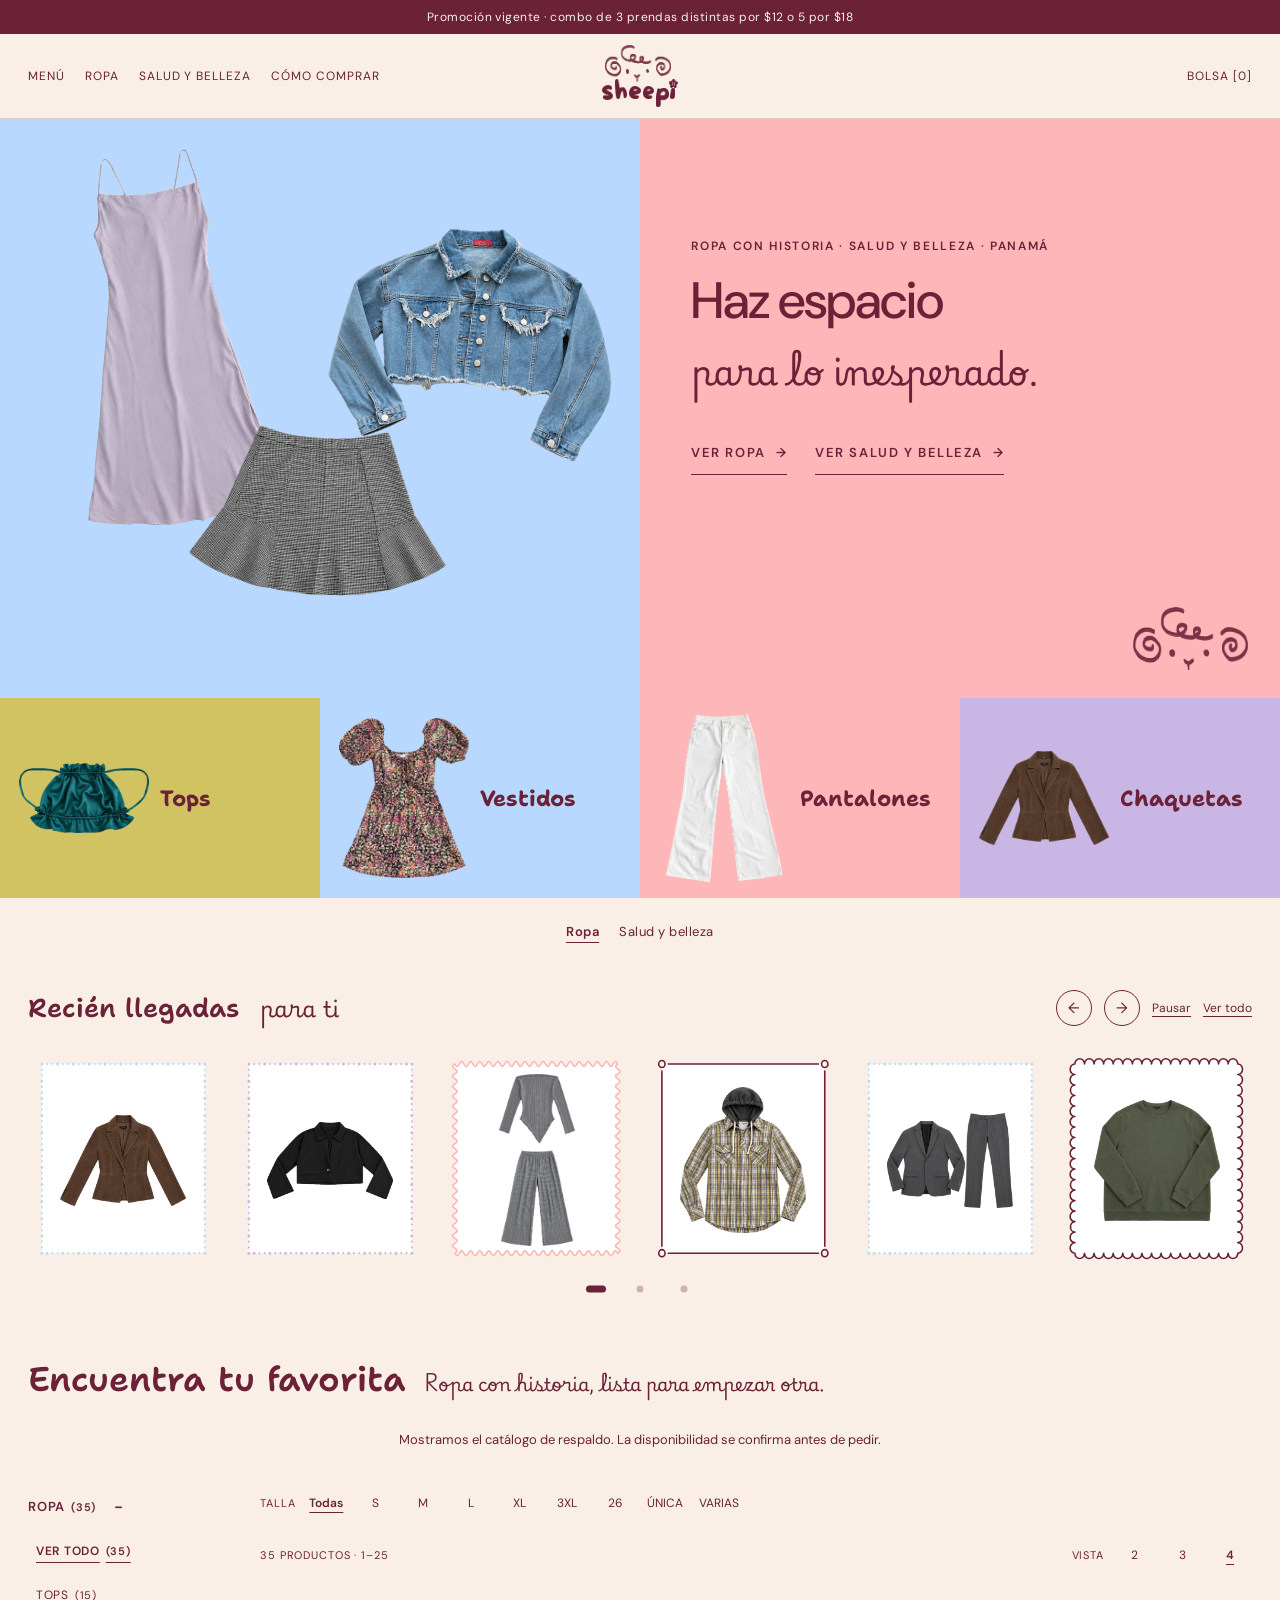
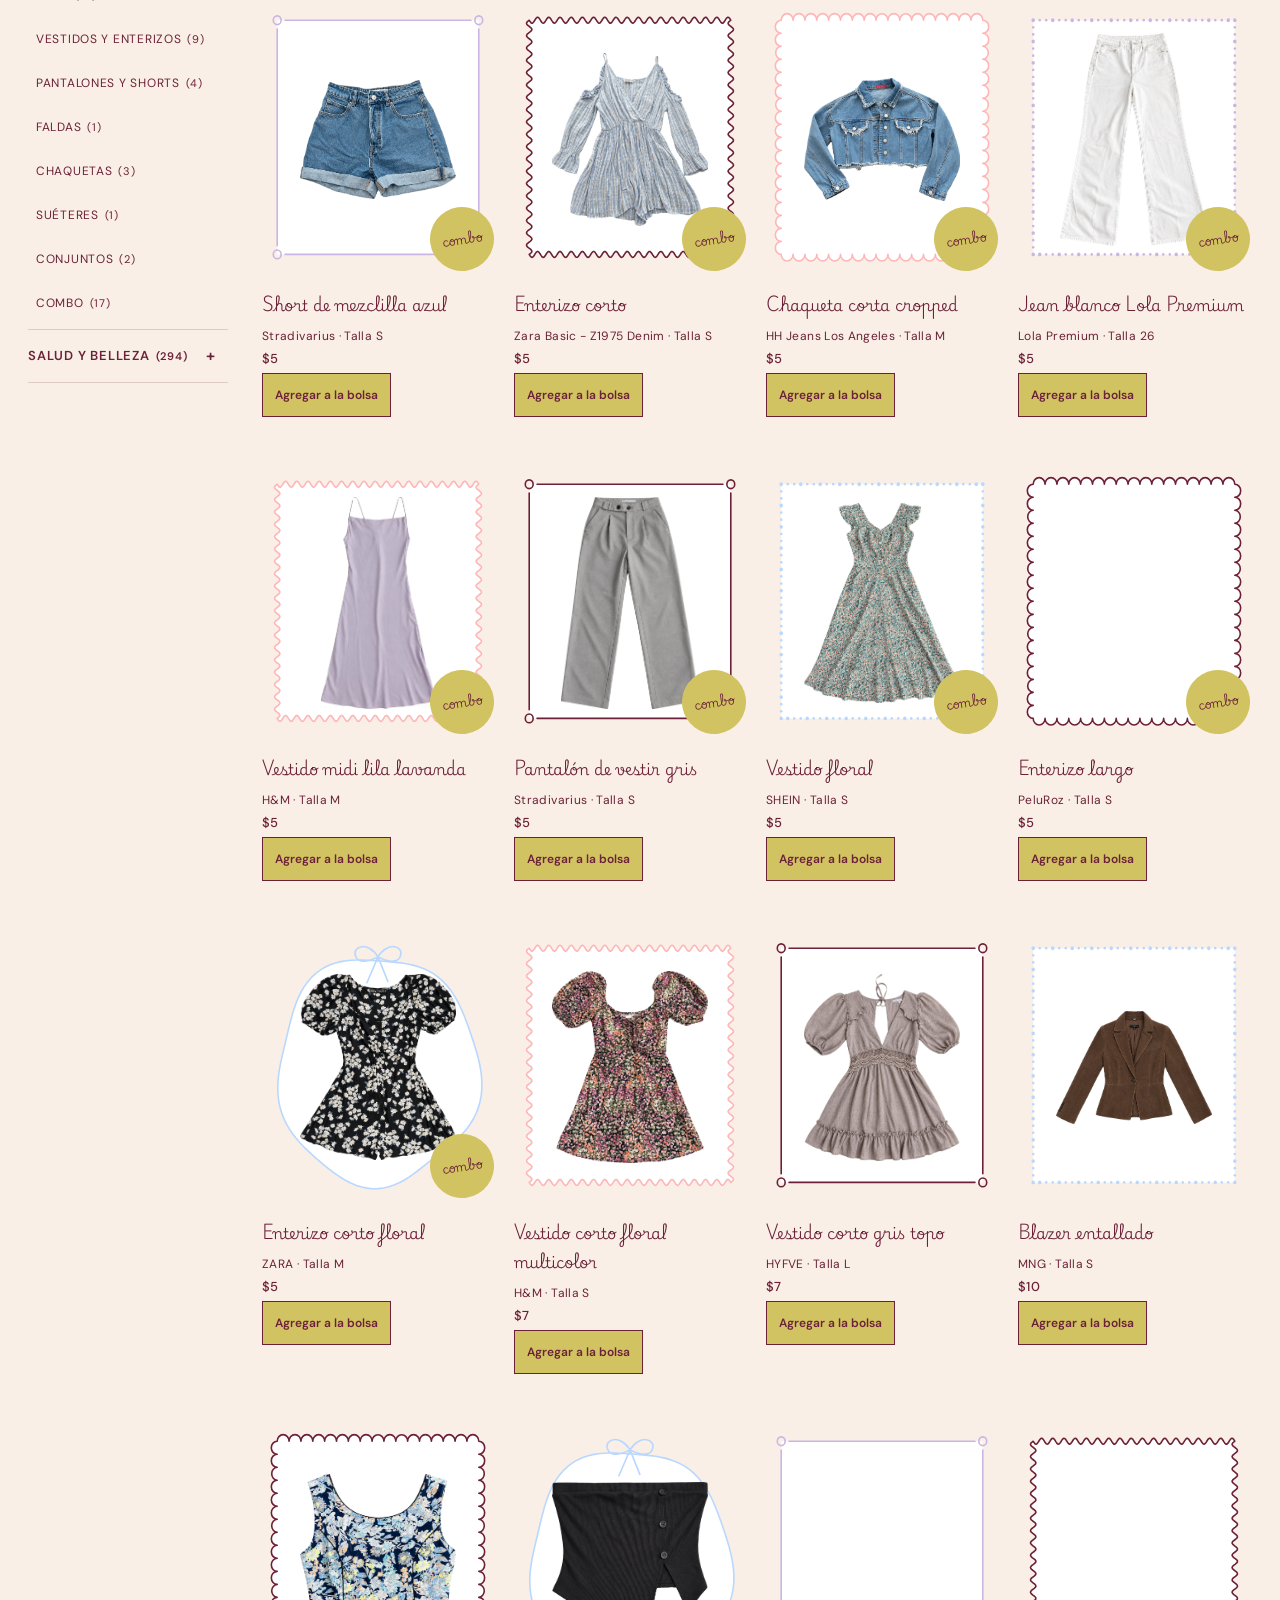
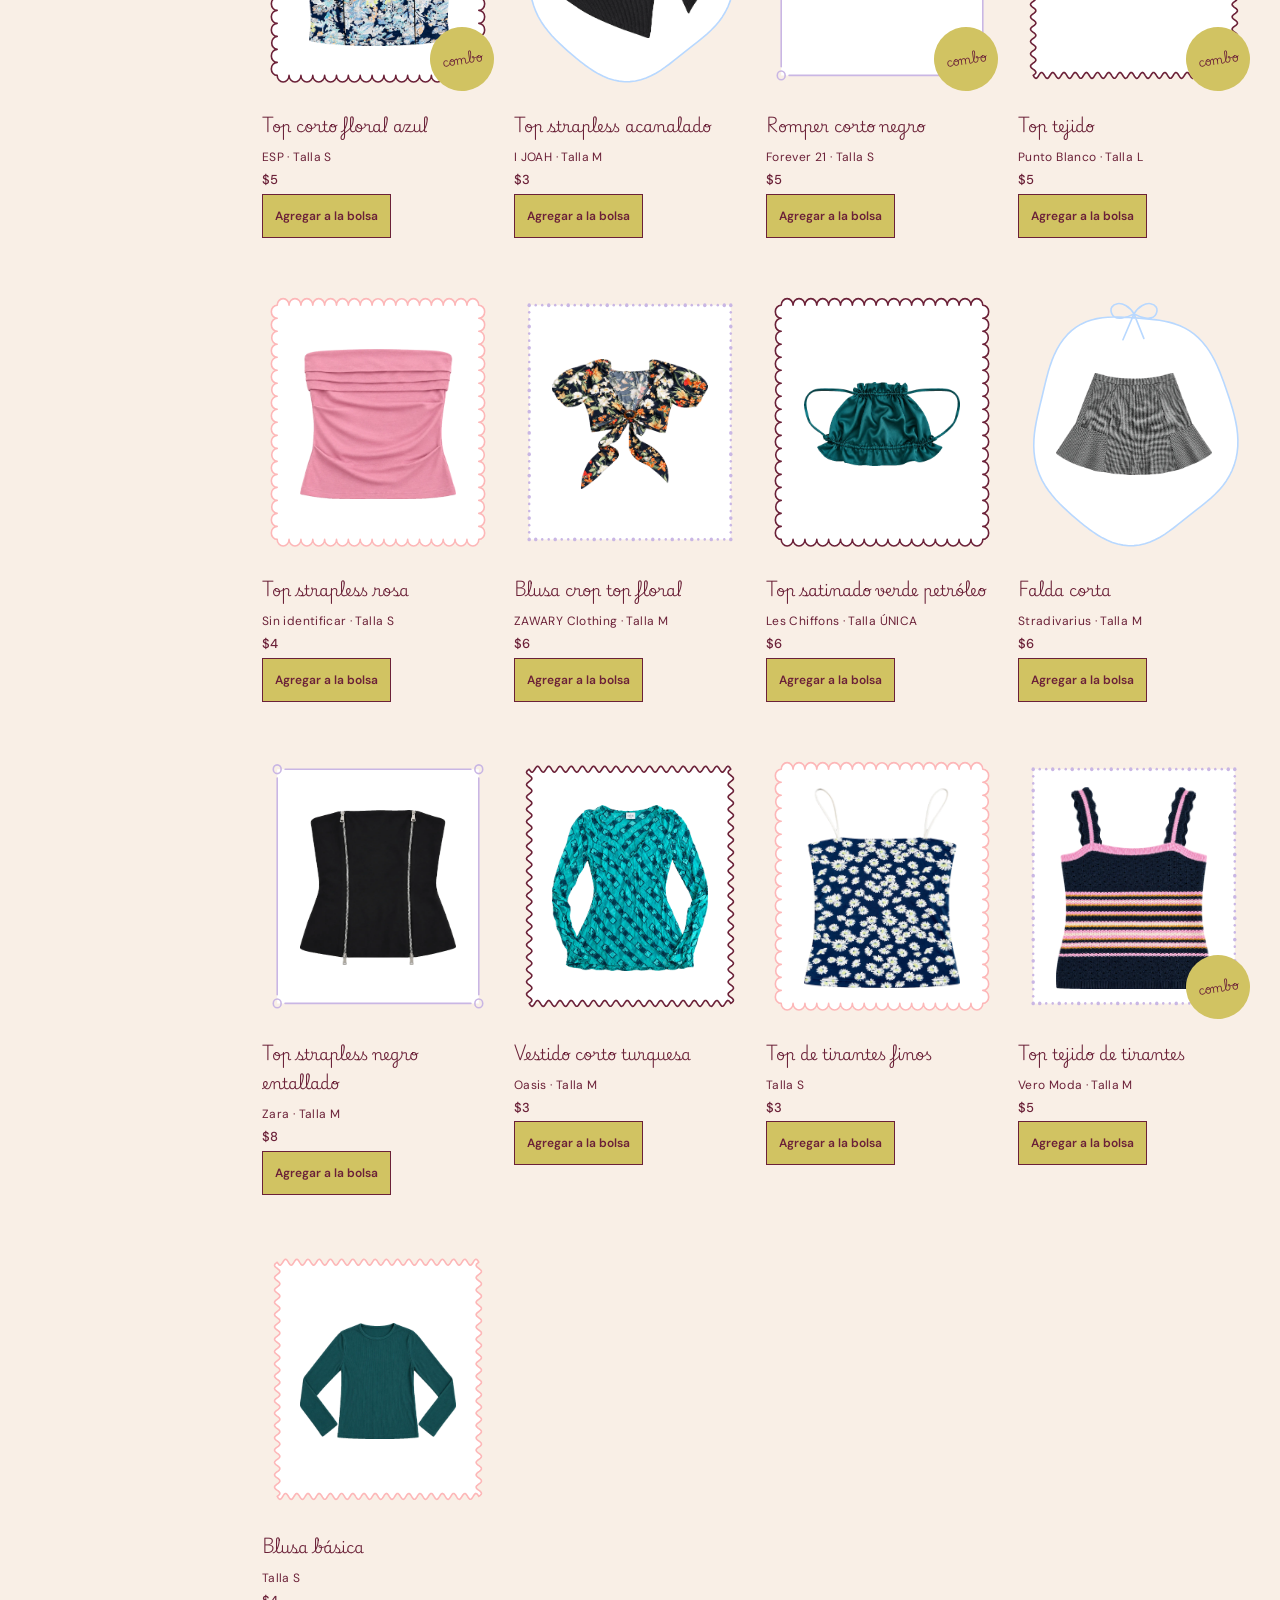
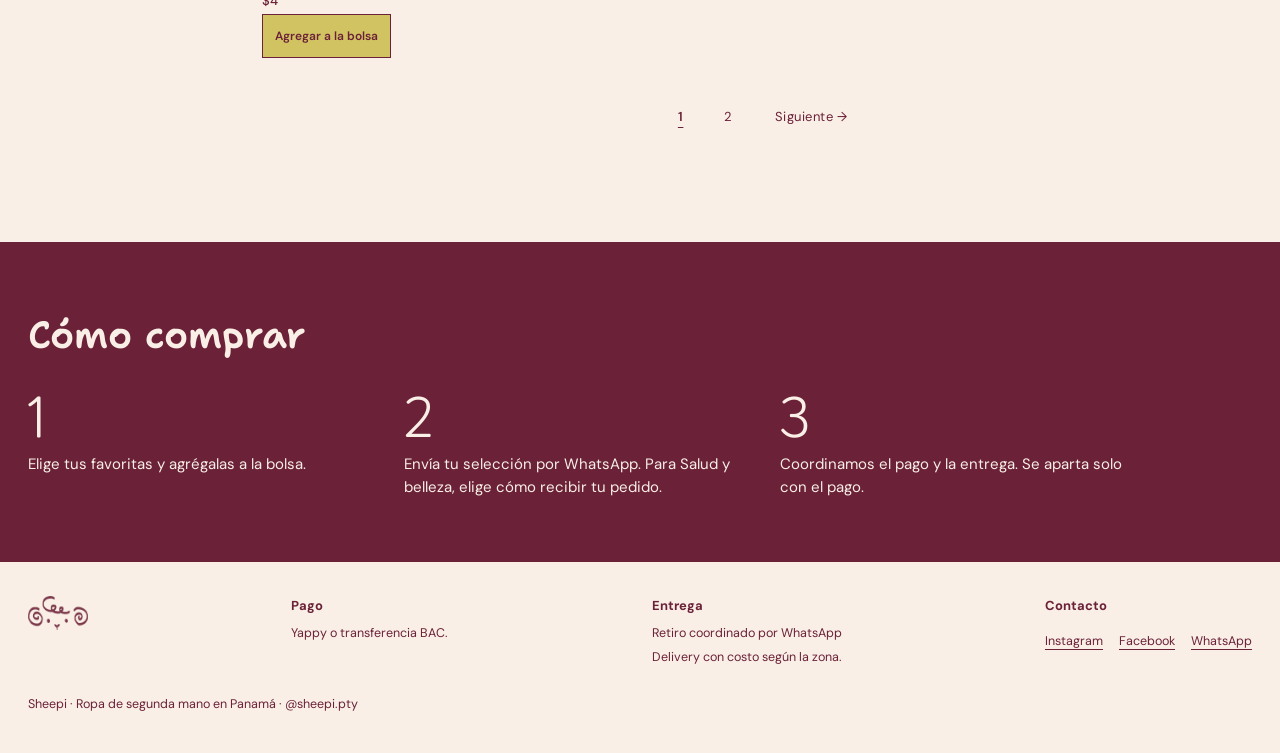
<file: index.html>
<!doctype html>
<html lang="es">
<head>
<meta charset="utf-8"><meta name="referrer" content="no-referrer"><meta name="viewport" content="width=device-width, initial-scale=1">
<meta name="description" content="Sheepi · Haz espacio para lo inesperado. Ropa con historia y Salud y belleza por pedido en Panamá; elige tus favoritos y coordina por WhatsApp.">
<meta name="theme-color" content="#F9EFE6"><meta property="og:site_name" content="Sheepi"><meta property="og:title" content="Sheepi · Tienda en Panamá"><meta property="og:locale" content="es_PA"><meta property="og:description" content="Haz espacio para lo inesperado."><meta property="og:url" content="https://sheepipty.github.io/"><meta property="og:type" content="website"><meta property="og:image" content="https://sheepipty.github.io/vista-previa.jpg?v=4"><meta property="og:image:width" content="1200"><meta property="og:image:height" content="630"><meta property="og:image:alt" content="Sheepi · Haz espacio para lo inesperado: prendas, un labial Farmasi y el logo de la oveja sobre fondo celeste y rosa"><meta name="twitter:card" content="summary_large_image">
<title>Sheepi</title><link rel="icon" href="favicon.ico?v=2" sizes="any"><link rel="icon" type="image/png" sizes="32x32" href="favicon-32.png?v=2"><link rel="apple-touch-icon" href="apple-touch-icon.png?v=2">
<link rel="preconnect" href="https://fonts.googleapis.com"><link rel="preconnect" href="https://fonts.gstatic.com" crossorigin>
<link rel="stylesheet" href="https://fonts.googleapis.com/css2?family=Shantell+Sans:wght@600;700&family=Playwrite+ES:wght@300;400&family=DM+Sans:opsz,wght@9..40,400;9..40,500;9..40,600&display=swap">
<link rel="stylesheet" href="marca/logo-animado.css"><link rel="stylesheet" href="estilos.css">
<script defer src="config.js"></script><script defer src="logica.js"></script><script defer src="marca/logo-animado.js"></script><script defer src="app.js"></script>
</head>
<body>
<a class="saltar" href="#catalogo">Ir al catálogo</a>
<div id="carga" aria-hidden="true"><div id="logo-carga" class="logo-anim" data-base="marca/logo-capas/" data-ojos="parpadeo-tras"></div><span class="carga-texto">Cargando<span class="carga-puntos" aria-hidden="true"><i>.</i><i>.</i><i>.</i></span></span></div>
<header id="cabecera" class="cabecera">
  <p id="promocion" class="aviso-promocion">Promoción vigente · una pieza de cada una</p>
  <div class="cabecera-fila"><div class="cabecera-enlaces"><button id="abrir-menu" aria-haspopup="dialog" aria-controls="menu">Menú</button><a href="#catalogo" data-seccion-portada="Ropa">Ropa</a><a href="#catalogo" data-seccion-portada="Salud y belleza" hidden>Salud y belleza</a><a href="#como-comprar">Cómo comprar</a></div>
  <a class="marca" id="marca" href="#inicio" aria-label="Sheepi, inicio"><div class="logo-anim" data-base="marca/logo-capas/" data-ojos="parpadeo-lento"></div></a>
  <button id="abrir-bolsa" aria-haspopup="dialog" aria-controls="bolsa">Bolsa <span class="corchete">[<span id="contador">0</span>]</span></button></div>
</header>
<main id="inicio">
<section class="portada" aria-label="Sheepi">
  <div class="portada-fotos" aria-hidden="true"><img class="recorte recorte-uno" src="marca/recortes/nc-005.webp" alt=""><img class="recorte recorte-dos" src="marca/recortes/nc-003.webp" alt=""><img class="recorte recorte-tres" src="marca/recortes/nc-021.webp" alt=""></div>
  <div class="portada-texto"><p class="ojo">Ropa con historia · Salud y belleza · Panamá</p><h1>Haz espacio<span>para lo inesperado.</span></h1><div class="enlaces-portada"><a class="enlace" href="#catalogo" data-seccion-portada="Ropa">Ver ropa <span aria-hidden="true">→</span></a><a class="enlace" href="#catalogo" data-seccion-portada="Salud y belleza" hidden>Ver salud y belleza <span aria-hidden="true">→</span></a></div><img class="carita" src="marca/carita-vino.webp" alt=""></div>
</section>
<nav class="mosaico" aria-label="Explora la tienda" data-cara="ropa">
  <div class="celda"><a class="tile tile-tops cara-ropa" href="#tops" data-mosaico="Tops"><img class="recorte" src="marca/recortes/nc-020.webp" alt="" loading="lazy" decoding="async"><span>Tops</span></a><a class="tile tile-b1 cara-belleza" href="#catalogo" data-linea-mosaico="Salud y belleza" data-grupo-mosaico="Maquillaje" inert><img class="recorte" src="marca/recortes/sb-labial.webp" alt="" decoding="async"><span>Maquillaje</span></a></div>
  <div class="celda"><a class="tile tile-vestidos cara-ropa" href="#vestidos-y-enterizos" data-mosaico="Vestidos y enterizos"><img class="recorte" src="marca/recortes/nc-011.webp" alt="" loading="lazy" decoding="async"><span>Vestidos</span></a><a class="tile tile-b2 cara-belleza" href="#catalogo" data-linea-mosaico="Salud y belleza" data-grupo-mosaico="Cuidado de la piel" inert><img class="recorte" src="marca/recortes/sb-crema.webp?v=2" alt="" decoding="async"><span>Cuidado de la piel</span></a></div>
  <div class="celda"><a class="tile tile-pantalones cara-ropa" href="#pantalones-y-shorts" data-mosaico="Pantalones y shorts"><img class="recorte" src="marca/recortes/nc-004.webp" alt="" loading="lazy" decoding="async"><span>Pantalones</span></a><a class="tile tile-b3 cara-belleza" href="#catalogo" data-linea-mosaico="Salud y belleza" data-grupo-mosaico="Vitaminas y suplementos" inert><img class="recorte" src="marca/recortes/sb-vitaminas.webp?v=2" alt="" decoding="async"><span>Vitaminas</span></a></div>
  <div class="celda"><a class="tile tile-chaquetas cara-ropa" href="#chaquetas" data-mosaico="Chaquetas"><img class="recorte" src="marca/recortes/nc-013.webp" alt="" loading="lazy" decoding="async"><span>Chaquetas</span></a><a class="tile tile-b4 cara-belleza" href="#catalogo" data-linea-mosaico="Salud y belleza" inert><img class="recorte" src="marca/recortes/sb-paleta.webp?v=2" alt="" decoding="async"><span>Toda la belleza</span></a></div>
</nav>
<div class="mosaico-control" role="group" aria-label="Elegir sección del mosaico" hidden><button data-cara="ropa" aria-pressed="true">Ropa</button><button data-cara="belleza" aria-pressed="false">Salud y belleza</button></div>
<section id="recientes" class="sec" aria-labelledby="recientes-titulo" hidden>
  <div class="sec-cab"><h2 id="recientes-titulo">Recién llegadas <small>para ti</small></h2><div class="controles"><button id="ant" class="flecha" aria-label="Prenda anterior">←</button><button id="sig" class="flecha" aria-label="Prenda siguiente">→</button><button id="pausar-carrusel" aria-pressed="false">Pausar</button><a href="#catalogo">Ver todo</a></div></div>
  <div id="carrusel" class="carrusel" aria-roledescription="carrusel" aria-label="Recién llegadas"><div id="pista" class="pista"></div></div><div id="puntos" class="puntos" role="group" aria-label="Elegir posición del carrusel"></div>
</section>
<section id="seccion-catalogo" aria-label="Catálogo">
  <div class="sec-cab titulo-catalogo"><h2>Encuentra tu favorita</h2><p id="sublema" class="sublema"></p></div>
  <p id="aviso" role="status" aria-live="polite">Cargando catálogo…</p>
  <nav id="lineas" class="lineas" aria-label="Líneas de productos" hidden></nav>
  <div class="tienda"><nav class="grupos" aria-label="Categorías"><ol id="categorias"></ol></nav><div class="contenido">
    <div class="desliza"><div id="tallas" class="tallas" role="group" aria-label="Filtrar por talla"></div></div><div class="herramientas"><p id="cantidad" class="mini secundario" aria-live="polite"></p><div id="vista" class="vista" role="group" aria-label="Productos por fila"></div></div>
    <section id="catalogo" class="cuadricula" aria-label="Productos disponibles" tabindex="-1"></section>
    <nav id="paginas" class="paginas" aria-label="Páginas del catálogo" hidden></nav>
    <p id="otro-farmasi" class="otro-farmasi" hidden><a id="consultar-farmasi" target="_blank" rel="noopener noreferrer">¿Buscas otro producto Farmasi? Mándanos el código por WhatsApp</a></p>
  </div></div>
</section>
<section id="como-comprar" class="banda"><h2>Cómo comprar</h2><ol class="pasos"><li><span>1</span><p>Elige tus favoritas y agrégalas a la bolsa.</p></li><li><span>2</span><p>Envía tu selección por WhatsApp. Para Salud y belleza, elige cómo recibir tu pedido.</p></li><li><span>3</span><p>Coordinamos el pago y la entrega. Se aparta solo con el pago.</p></li></ol></section>
</main>
<footer class="pie"><img src="marca/carita-vino.webp" width="60" height="60" alt="Sheepi"><div><h2>Pago</h2><p>Yappy o transferencia BAC.</p></div><div><h2>Entrega</h2><p id="retiro">Retiro coordinado por WhatsApp</p><p>Delivery con costo según la zona.</p></div><div><h2>Contacto</h2><div id="redes" class="redes"></div></div><p class="firma">Sheepi · Ropa de segunda mano en Panamá · @sheepi.pty</p></footer>
<dialog id="menu" class="menu" aria-label="Menú"><button class="cerrar-x" data-cerrar="menu" aria-label="Cerrar menú"></button><img class="menu-marca" src="marca/logo-sheepi-vino.webp" alt="Sheepi"><ol id="menu-grupos"></ol></dialog>
<dialog id="detalle" aria-labelledby="detalle-titulo"><button class="cerrar-x" data-cerrar="detalle" aria-label="Cerrar detalle"></button><div id="detalle-contenido"></div></dialog>
<dialog id="bolsa" aria-labelledby="bolsa-titulo">
  <div class="cabecera-bolsa"><h2 id="bolsa-titulo">Tu bolsa</h2><button class="cerrar-x" data-cerrar="bolsa" aria-label="Cerrar bolsa"></button></div><div id="lista-bolsa"></div>
  <div id="entrega-ropa"><label for="entrega">Entrega de ropa y otros productos</label><select id="entrega"><option>Retiro</option><option>Delivery</option></select><p class="nota">Se aparta solo con el pago. El envío se cotiza según la zona.</p></div>
  <fieldset id="entrega-farmasi" hidden><legend>¿Cómo prefieres recibir tu pedido?</legend><label class="opcion-entrega"><input type="radio" name="opcion-farmasi" value="Mi casillero"> Envío a mi casillero.</label><label class="opcion-entrega"><input type="radio" name="opcion-farmasi" value="Entrega Sheepi"> Entrega Sheepi en Panamá.</label>
    <div id="campos-casillero" hidden><label for="direccion-casillero">Dirección de tu casillero en EE. UU.</label><textarea id="direccion-casillero" rows="4" autocomplete="off" spellcheck="false" aria-describedby="nota-casillero"></textarea><p id="nota-casillero" class="nota">El envío de Farmasi y el flete a Panamá se confirman al cotizar.</p></div>
    <div id="campos-zona" hidden><label for="zona-farmasi">Zona de entrega</label><select id="zona-farmasi"></select></div>
  </fieldset>
  <p id="aviso-entrega" role="status" aria-live="polite"></p><p id="venta-final-bolsa" class="venta-final nota" hidden>Venta final: llegan nuevos y sellados; por higiene, no se aceptan devoluciones.</p>
  <dl class="totales"><div><dt>Subtotal</dt><dd id="subtotal"></dd></div><div><dt>Ahorro por combo</dt><dd id="ahorro"></dd></div><div id="fila-traida" hidden><dt>Traída</dt><dd id="traida"></dd></div><div id="fila-entrega-farmasi" hidden><dt>Entrega Farmasi</dt><dd id="costo-entrega-farmasi"></dd></div><div id="fila-gestion" hidden><dt>Gestión</dt><dd id="gestion"></dd></div><div class="total"><dt>Total</dt><dd id="total"></dd></div></dl>
  <p id="traida-gratis" class="nota" hidden></p><p id="nota-total" class="nota" hidden></p><p id="aviso-bolsa" role="status" aria-live="polite"></p>
  <button id="pedir" class="principal">Pedir por WhatsApp</button><a id="continuar" class="principal enlace-boton" target="_blank" rel="noopener noreferrer" hidden>Continuar en WhatsApp</a>
</dialog>
<noscript><style>#carga{display:none}</style><p>Activa JavaScript para ver los productos y armar tu bolsa.</p></noscript>
</body></html>
</file>
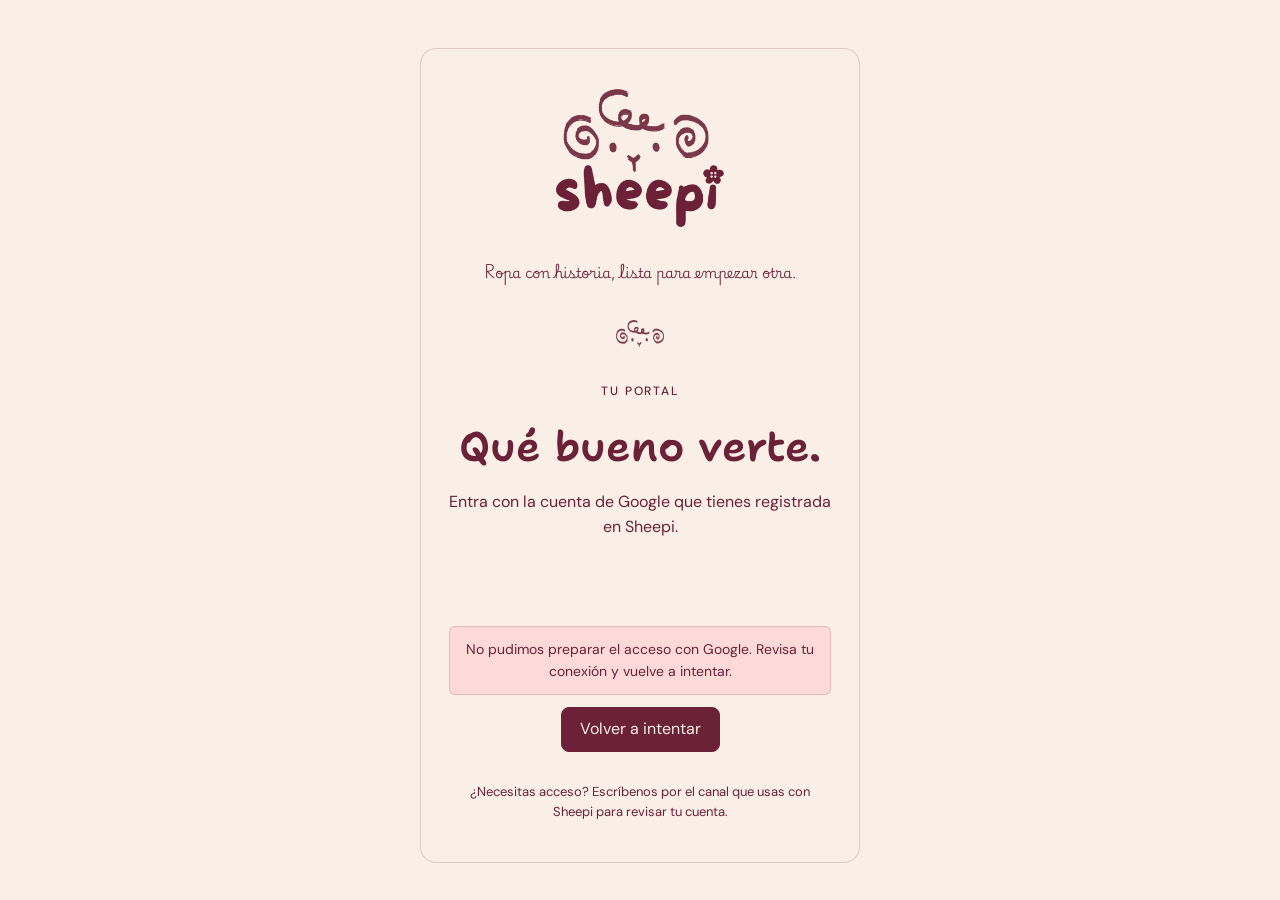
<file: panel/index.html>
<!doctype html>
<html lang="es">
  <head>
    <meta charset="UTF-8" />
    <meta http-equiv="Content-Security-Policy" content="default-src 'self'; script-src 'self' https://accounts.google.com/gsi/client; style-src 'self' 'unsafe-inline' https://accounts.google.com/gsi/style; frame-src https://accounts.google.com/gsi/; connect-src 'self' https://script.google.com https://script.googleusercontent.com https://accounts.google.com/gsi/; img-src 'self' data: https://lh3.googleusercontent.com; font-src 'self'; base-uri 'none'; form-action 'none'; object-src 'none'" />
    <meta name="referrer" content="no-referrer" />
    <meta name="viewport" content="width=device-width, initial-scale=1.0, viewport-fit=cover" />
    <meta name="theme-color" content="#F9EFE6" />
    <meta name="robots" content="noindex, nofollow" />
    <link rel="icon" href="/panel/favicon.ico?v=2" />
    <link rel="icon" type="image/png" sizes="32x32" href="/panel/favicon-32.png?v=2" />
    <link rel="apple-touch-icon" href="/panel/apple-touch-icon.png?v=2" />
    <title>Sheepi · Portal</title>
    <script type="module" crossorigin src="/panel/assets/index-t0tChtHr.js"></script>
    <link rel="stylesheet" crossorigin href="/panel/assets/index-DL-4s3Z0.css">
  </head>
  <body>
    <div id="root"></div>
  </body>
</html>
</file>
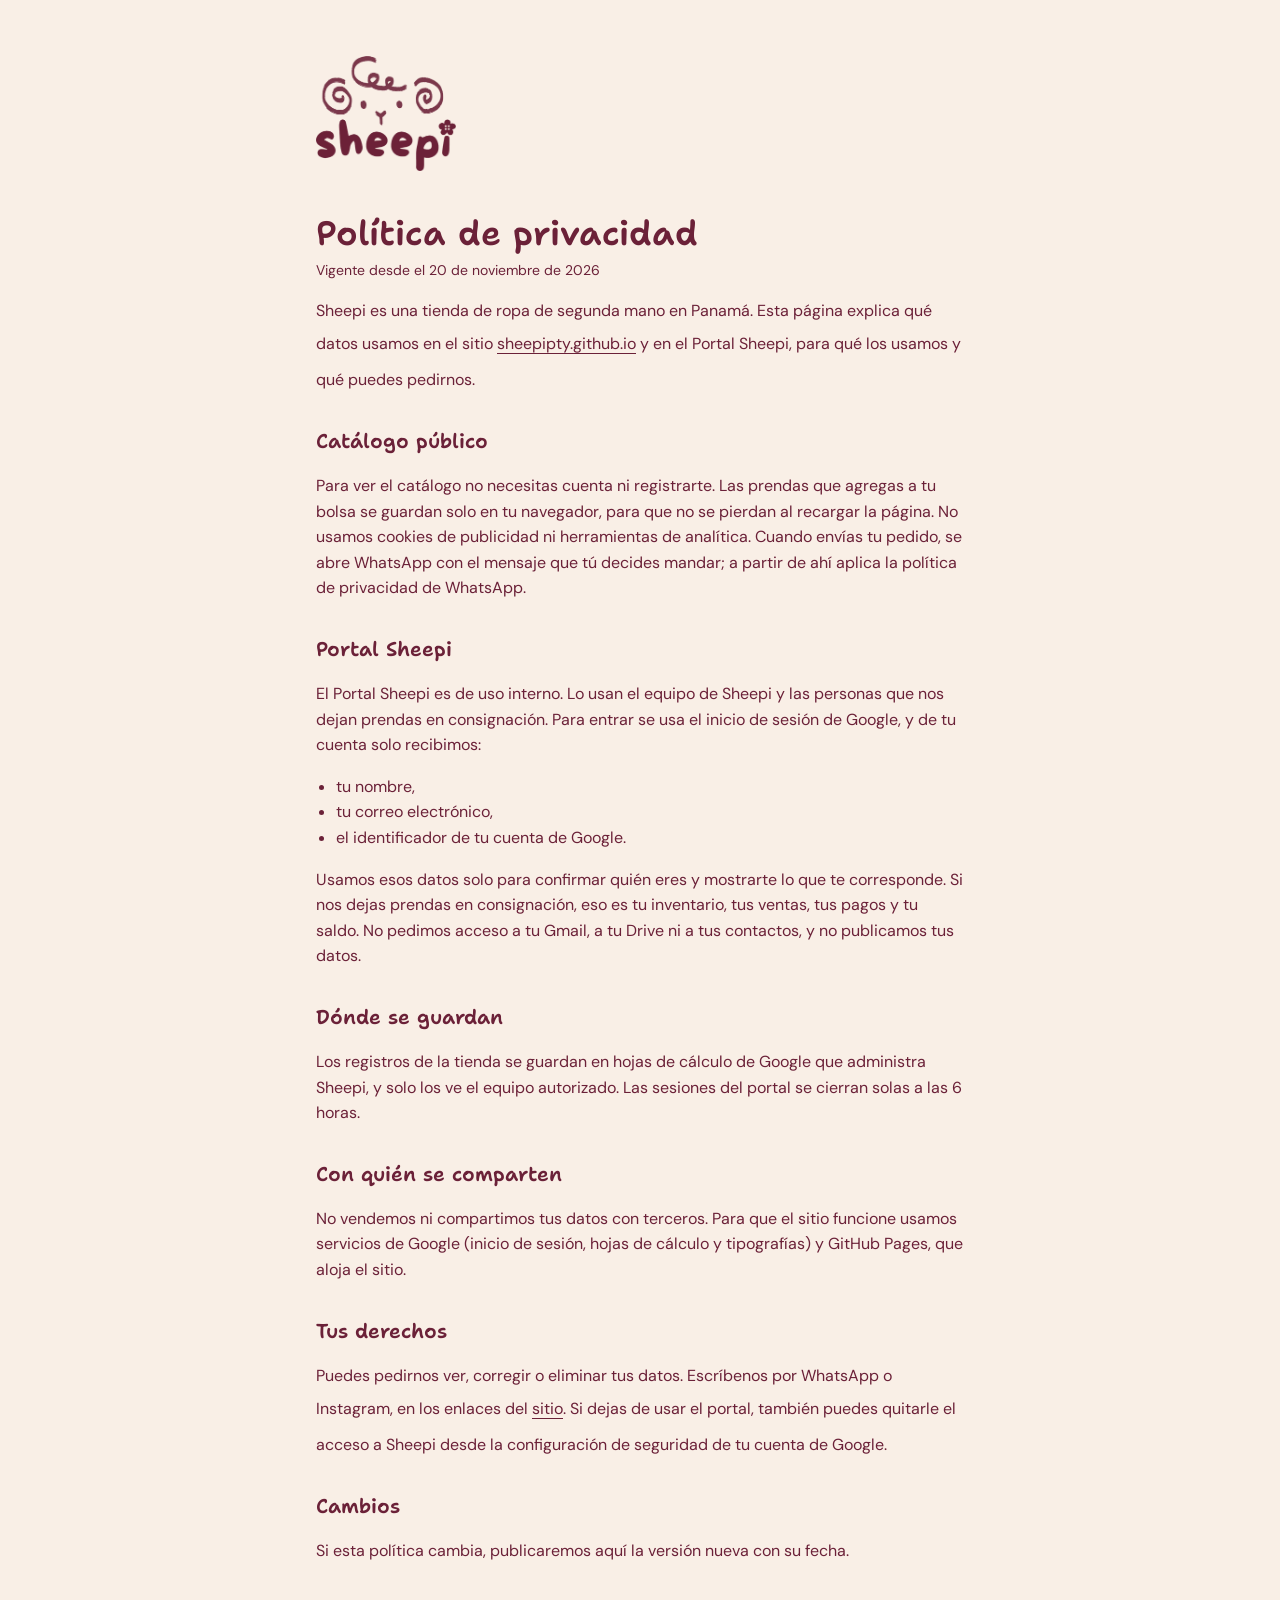
<file: privacidad.html>
<!doctype html>
<html lang="es"><head><meta charset="utf-8"><meta name="viewport" content="width=device-width, initial-scale=1"><meta name="description" content="Política de privacidad de Sheepi y del Portal Sheepi."><meta name="theme-color" content="#F9EFE6"><title>Privacidad · Sheepi</title><link rel="icon" href="favicon.ico?v=2" sizes="any"><link rel="icon" type="image/png" sizes="32x32" href="favicon-32.png?v=2"><link rel="apple-touch-icon" href="apple-touch-icon.png?v=2">
<link rel="preconnect" href="https://fonts.googleapis.com"><link rel="preconnect" href="https://fonts.gstatic.com" crossorigin><link rel="stylesheet" href="https://fonts.googleapis.com/css2?family=Shantell+Sans:wght@600&family=Playwrite+ES:wght@300&family=DM+Sans:opsz,wght@9..40,400;9..40,500&display=swap">
<style>
:root{color-scheme:light;--vino:#6B2138;--rosa:#FDB7B8;--citrico:#D1C362;--cielo:#B8D8FF;--crema:#F9EFE6;--papel:#F3EAE1;--linea:rgba(107,33,56,.18)}
*{box-sizing:border-box}body{margin:0;background:var(--crema);color:var(--vino);font-family:'DM Sans',sans-serif;font-weight:400;line-height:1.6;overflow-wrap:anywhere}
main{max-width:680px;margin:0 auto;padding:48px 16px 64px}
a{color:inherit;text-underline-offset:4px;display:inline-block;min-height:44px;padding-block:8px}:focus-visible{outline:2px solid var(--vino);outline-offset:4px}
.marca{display:inline-flex;align-items:center;text-decoration:none}.marca img{display:block;width:140px;max-width:100%;height:auto}
h1{font-family:'Shantell Sans',sans-serif;font-weight:600;font-size:clamp(28px,6vw,34px);line-height:1.3;margin:32px 0 4px}
h2{font-family:'Shantell Sans',sans-serif;font-size:20px;font-weight:600;margin:32px 0 8px}
.fecha{color:var(--vino);font-size:14px;margin:0}
ul{padding-left:20px}
</style></head>
<body><main>
<a class="marca" href="./"><img src="marca/logo-sheepi-vino.webp" alt="Sheepi" width="140"></a>
<h1>Política de privacidad</h1>
<p class="fecha">Vigente desde el 20 de noviembre de 2026</p>

<p>Sheepi es una tienda de ropa de segunda mano en Panamá. Esta página explica qué datos usamos en el sitio <a href="https://sheepipty.github.io/">sheepipty.github.io</a> y en el Portal Sheepi, para qué los usamos y qué puedes pedirnos.</p>

<h2>Catálogo público</h2>
<p>Para ver el catálogo no necesitas cuenta ni registrarte. Las prendas que agregas a tu bolsa se guardan solo en tu navegador, para que no se pierdan al recargar la página. No usamos cookies de publicidad ni herramientas de analítica. Cuando envías tu pedido, se abre WhatsApp con el mensaje que tú decides mandar; a partir de ahí aplica la política de privacidad de WhatsApp.</p>

<h2>Portal Sheepi</h2>
<p>El Portal Sheepi es de uso interno. Lo usan el equipo de Sheepi y las personas que nos dejan prendas en consignación. Para entrar se usa el inicio de sesión de Google, y de tu cuenta solo recibimos:</p>
<ul>
<li>tu nombre,</li>
<li>tu correo electrónico,</li>
<li>el identificador de tu cuenta de Google.</li>
</ul>
<p>Usamos esos datos solo para confirmar quién eres y mostrarte lo que te corresponde. Si nos dejas prendas en consignación, eso es tu inventario, tus ventas, tus pagos y tu saldo. No pedimos acceso a tu Gmail, a tu Drive ni a tus contactos, y no publicamos tus datos.</p>

<h2>Dónde se guardan</h2>
<p>Los registros de la tienda se guardan en hojas de cálculo de Google que administra Sheepi, y solo los ve el equipo autorizado. Las sesiones del portal se cierran solas a las 6 horas.</p>

<h2>Con quién se comparten</h2>
<p>No vendemos ni compartimos tus datos con terceros. Para que el sitio funcione usamos servicios de Google (inicio de sesión, hojas de cálculo y tipografías) y GitHub Pages, que aloja el sitio.</p>

<h2>Tus derechos</h2>
<p>Puedes pedirnos ver, corregir o eliminar tus datos. Escríbenos por WhatsApp o Instagram, en los enlaces del <a href="./">sitio</a>. Si dejas de usar el portal, también puedes quitarle el acceso a Sheepi desde la configuración de seguridad de tu cuenta de Google.</p>

<h2>Cambios</h2>
<p>Si esta política cambia, publicaremos aquí la versión nueva con su fecha.</p>
</main></body></html>
</file>
<file: marca/logo-animado.css>
/* Logo de Sheepi animado por capas (cara, ojos, letras, flor).
   Uso: <div class="logo-anim" data-ojos="guino"></div> + logo-animado.js
   Clases de entrada sobre .logo-anim: entra-der, entra-izq, sale-izq, sale-der, ola, aparece.
   data-ojos: parpadeo | guino | (vacío).  data-flor="gira" hace girar la flor de la i. */
.logo-anim{position:relative;aspect-ratio:655/539;--dist:120vw}
.logo-anim img{position:absolute;display:block;user-select:none;-webkit-user-drag:none;pointer-events:none}
.logo-anim .ojo{transform-origin:50% 55%}
.logo-anim .flor{transform-origin:50% 50%}

/* Ojos */
.logo-anim[data-ojos="parpadeo"] .ojo{animation:sheepi-parpadeo 4.2s infinite}
.logo-anim[data-ojos="guino"] .ojo-der{animation:sheepi-guino 3.8s infinite}
.logo-anim[data-ojos="guino-lento"] .ojo-der{animation:sheepi-guino-lento 8s infinite}
/* Elegido (2026-11-23): parpadeo que empieza DESPUÉS de que terminan de aparecer las letras.
   "aparece" termina a los 1.2 s (0.6 s + 5 x 0.12 s); el primer parpadeo es a 1.5-1.8 s y luego cada 4.2 s. */
.logo-anim[data-ojos="parpadeo-tras"] .ojo{animation:sheepi-parpadeo-uno .3s ease-in-out 1.5s,sheepi-parpadeo 4.2s 1.8s infinite}
.logo-anim[data-ojos="parpadeo-lento"] .ojo{animation:sheepi-parpadeo 7s 2s infinite}
@keyframes sheepi-parpadeo-uno{0%,100%{transform:scaleY(1)}40%,60%{transform:scaleY(.1)}}
@keyframes sheepi-parpadeo{0%,90%,100%{transform:scaleY(1)}93%,95%{transform:scaleY(.1)}}
@keyframes sheepi-guino{0%,68%,100%{transform:scaleY(1)}72%,84%{transform:scaleY(.1)}}
@keyframes sheepi-guino-lento{0%,86%,100%{transform:scaleY(1)}88%,93%{transform:scaleY(.1)}}

/* Flor */
.logo-anim[data-flor="gira"] .flor{animation:sheepi-gira 2.6s cubic-bezier(.6,0,.3,1) infinite}
@keyframes sheepi-gira{to{transform:rotate(360deg)}}

/* Letras que se persiguen: entran por la derecha (la s va primero) */
.logo-anim.entra-der .letra{animation:sheepi-entra-der .95s cubic-bezier(.2,1.25,.45,1) both;animation-delay:calc(var(--i)*85ms)}
@keyframes sheepi-entra-der{from{transform:translateX(var(--dist));opacity:0}35%{opacity:1}to{transform:none}}
/* ...y salen por la izquierda, siguiéndose */
.logo-anim.sale-izq .letra{animation:sheepi-sale-izq .8s cubic-bezier(.55,0,.8,.2) both;animation-delay:calc(var(--i)*85ms)}
@keyframes sheepi-sale-izq{to{transform:translateX(calc(-1*var(--dist)));opacity:0}}

/* Entran por la izquierda (la i va primero) y salen por la derecha */
.logo-anim.entra-izq .letra{animation:sheepi-entra-izq .95s cubic-bezier(.2,1.25,.45,1) both;animation-delay:calc((5 - var(--i))*85ms)}
@keyframes sheepi-entra-izq{from{transform:translateX(calc(-1*var(--dist)));opacity:0}35%{opacity:1}to{transform:none}}
.logo-anim.sale-der .letra{animation:sheepi-sale-der .8s cubic-bezier(.55,0,.8,.2) both;animation-delay:calc((5 - var(--i))*85ms)}
@keyframes sheepi-sale-der{to{transform:translateX(var(--dist));opacity:0}}

/* Ola: las letras saltan una tras otra */
.logo-anim.ola .letra{animation:sheepi-ola 1.5s ease-in-out infinite;animation-delay:calc(var(--i)*90ms)}
@keyframes sheepi-ola{0%,55%,100%{transform:none}25%{transform:translateY(-22%) rotate(-5deg)}}

/* Aparecen de a una, con rebote */
.logo-anim.aparece .letra{animation:sheepi-aparece .6s cubic-bezier(.3,1.6,.5,1) both;animation-delay:calc(var(--i)*120ms)}
@keyframes sheepi-aparece{from{transform:scale(0) translateY(30%);opacity:0}to{transform:none;opacity:1}}

@media (prefers-reduced-motion: reduce){
  .logo-anim .letra,.logo-anim .ojo,.logo-anim .flor{animation:none!important}
}
</file>
<file: estilos.css>
/* Sheepi · D047–D056. Texto vino, tarjetas planas y fotos sobre papel. */
:root{color-scheme:light;--vino:#6B2138;--rosa:#FDB7B8;--citrico:#D1C362;--compra:#D1C362;--cielo:#B8D8FF;--lila:#C9B6E4;--crema:#F9EFE6;--papel:#F3EAE1;--linea:rgba(107,33,56,.18);--titulo:'Shantell Sans',sans-serif;--texto:'DM Sans',sans-serif;--cursiva:'Playwrite ES',cursive;--cabecera:118px}
*{box-sizing:border-box}html{scroll-padding-top:calc(var(--cabecera) + 12px)}body{margin:0;background:var(--crema);color:var(--vino);font:15px/1.5 var(--texto);-webkit-font-smoothing:antialiased}
[hidden]{display:none!important}a{color:inherit;text-decoration:none}button,input,textarea,select{font:inherit;color:inherit;max-width:100%}button,a,select{-webkit-tap-highlight-color:transparent}button{cursor:pointer;border:0;border-radius:0;padding:0;background:transparent}button:disabled{cursor:default;opacity:.65}img{display:block;max-width:100%}h1,h2,h3,p{margin:0;overflow-wrap:anywhere}h2{font-family:var(--titulo)}p{line-height:1.5}a,button{touch-action:manipulation}:focus-visible{outline:2px solid var(--vino);outline-offset:4px}.secundario{font-size:12px}.mini,.rotulo{font-size:11px;letter-spacing:.08em;text-transform:uppercase}.saltar{position:fixed;z-index:80;left:12px;top:-100px;background:var(--crema);padding:12px}.saltar:focus{top:12px}

/* Cabecera y portada. */
.cabecera{position:fixed;inset:0 0 auto;z-index:10;background:var(--crema);border-bottom:1px solid var(--linea)}.aviso-promocion{background:var(--vino);color:var(--crema);text-align:center;font-size:12px;letter-spacing:.04em;padding:8px 16px;min-height:34px}.cabecera-fila{display:grid;grid-template-columns:minmax(0,1fr) auto minmax(0,1fr);align-items:center;gap:16px;padding:8px 28px;min-height:84px}.cabecera-enlaces{display:flex;align-items:center;gap:20px}.cabecera-enlaces a,.cabecera-enlaces button,#abrir-bolsa{font-size:12px;letter-spacing:.08em;text-transform:uppercase;min-height:44px;display:inline-flex;align-items:center}.marca .logo-anim{height:62px;width:76px}.marca{justify-self:center}#abrir-bolsa{justify-self:end;gap:4px;white-space:nowrap}.corchete{font-variant-numeric:tabular-nums}.corchete.destello{animation:destello .6s ease}main{padding-top:var(--cabecera)}
.portada{display:grid;grid-template-columns:1fr 1fr;min-height:580px}.portada-fotos{background:var(--cielo);position:relative;overflow:hidden;min-height:480px}.portada-fotos img{position:absolute;object-fit:contain;height:64%}.recorte-uno{width:38%;left:7%;top:6%;transform:rotate(-7deg)}.recorte-dos{width:44%;right:4%;top:6%;transform:rotate(6deg)}.portada-fotos .recorte-tres{width:40%;height:56%;left:30%;bottom:4%;transform:rotate(3deg)}.portada-texto{background:var(--rosa);position:relative;overflow:hidden;padding:56px clamp(24px,4vw,64px) 160px;display:flex;flex-direction:column;justify-content:center}.ojo{font-size:12px;letter-spacing:.14em;text-transform:uppercase;font-weight:600}.portada h1{font-family:var(--texto);font-size:clamp(36px,4vw,58px);font-weight:500;line-height:1.08;letter-spacing:-.02em;margin-top:18px}.portada h1 span{display:block;font-family:var(--cursiva);font-weight:400;font-size:clamp(24px,2.7vw,40px);line-height:1.6;margin-top:14px;letter-spacing:0}.enlace{display:inline-flex;align-self:flex-start;align-items:center;gap:10px;margin-top:34px;border-bottom:1.5px solid currentColor;padding:4px 0;font-size:13px;letter-spacing:.12em;text-transform:uppercase;font-weight:600;min-height:44px}.carita{position:absolute;width:115px;right:32px;bottom:28px}
.mosaico{display:grid;grid-template-columns:repeat(4,minmax(0,1fr))}.tile{position:relative;aspect-ratio:4/5;overflow:hidden;display:flex;align-items:center;justify-content:center;min-width:0}.tile img{object-fit:contain;width:72%;height:68%;margin-bottom:44px;transition:transform .4s}.tile:hover img{transform:scale(1.04) rotate(-2deg)}.tile span{position:absolute;left:0;right:0;bottom:18px;text-align:center;font-family:var(--titulo);font-size:26px;font-weight:700}.tile-tops{background:var(--citrico)}.tile-vestidos{background:var(--cielo)}.tile-pantalones{background:var(--rosa)}.tile-chaquetas{background:var(--lila)}

/* Recién llegadas. */
.sec{padding:64px 28px 24px}.sec-cab{display:flex;justify-content:space-between;align-items:baseline;gap:18px;margin-bottom:22px}.sec-cab h2{font-size:34px;line-height:1.2}.sec-cab h2 small{font-family:var(--cursiva);font-weight:400;font-size:22px;margin-left:12px}.controles{display:flex;align-items:center;gap:12px;flex-wrap:wrap;justify-content:flex-end}.controles a,.controles>button:not(.flecha){font-size:12px;text-decoration:underline;text-underline-offset:4px;min-height:44px;display:inline-flex;align-items:center}.flecha{width:44px;height:44px;border:1.5px solid var(--vino);border-radius:50%;display:grid;place-items:center;flex-shrink:0;font-size:18px}.flecha:hover{background:var(--vino);color:var(--crema)}.carrusel{overflow:hidden;touch-action:pan-y}.pista{display:flex;position:relative;gap:16px;transition:transform .7s cubic-bezier(.45,0,.2,1)}.pista>.prod{flex:0 0 calc((100% - 48px)/4)}.puntos{display:flex;flex-wrap:wrap;justify-content:center;gap:0;margin-top:16px}.puntos button{width:44px;height:44px;position:relative}.puntos button::after{content:'';position:absolute;width:7px;height:7px;left:50%;top:50%;transform:translate(-50%,-50%);border-radius:50%;background:var(--vino);opacity:.3}.puntos button[aria-pressed=true]::after{width:20px;border-radius:4px;opacity:1}

/* Navegación y catálogo: contenedores flexibles para pantallas de 360 px. */
.titulo-catalogo{padding:48px 28px 0}#aviso{font-size:13px;padding:8px 28px;text-align:center}#aviso:empty{display:none}.error{color:var(--vino);font-weight:600;text-decoration:underline;text-underline-offset:3px}.lineas{display:flex;flex-wrap:wrap;gap:6px 20px;padding:12px 28px;max-width:100%;border-bottom:1px solid var(--linea)}.lineas button{min-height:44px;padding:6px 0;text-align:left;overflow-wrap:anywhere}.lineas button[aria-pressed=true]{font-weight:600;text-decoration:underline;text-underline-offset:6px}.tienda{padding:8px 28px 64px}.contenido{min-width:0}.grupos{position:sticky;top:var(--cabecera);z-index:4;background:var(--crema);border-bottom:1px solid var(--linea);min-width:0}.grupos ol{list-style:none;display:flex;gap:20px;overflow-x:auto;margin:0;padding:0;scrollbar-width:thin}.grupos button{display:flex;align-items:center;gap:6px;white-space:nowrap;min-height:44px;font-size:12px;text-transform:uppercase;letter-spacing:.06em}.grupos .num{display:none}.conteo{font-size:11px}.grupos [aria-current=true]{font-weight:600;text-decoration:underline;text-underline-offset:7px}.tallas,.vista{display:flex;gap:4px;align-items:center;overflow-x:auto;min-width:0;scrollbar-width:thin}.tallas button,.vista button{flex-shrink:0;min-width:36px;min-height:44px;padding:0 6px;font-size:12px;white-space:nowrap}.tallas .rotulo,.vista .rotulo{flex-shrink:0;margin-right:4px}.tallas [aria-pressed=true],.vista [aria-pressed=true]{font-weight:600;text-decoration:underline;text-underline-offset:5px}.herramientas{display:flex;align-items:center;justify-content:space-between;gap:12px;margin:8px 0 16px}.vista{flex-shrink:0}.cuadricula{--cols:2;display:grid;grid-template-columns:repeat(var(--cols),minmax(0,1fr));gap:32px 16px}.tarjeta{min-width:0}.foto-boton{display:block;width:100%;background:var(--papel);overflow:hidden}.foto-boton img{aspect-ratio:3/4;object-fit:contain;width:100%;height:auto;background:var(--papel);padding:10%}.pie-tarjeta{padding:10px 0 0}.tarjeta h3{font-size:14px;line-height:1.4;font-weight:500;margin:0 0 5px;overflow-wrap:anywhere}.precio{display:flex;flex-wrap:wrap;align-items:baseline;gap:4px 8px;font-size:14px;margin:4px 0}.precio strong{font-weight:600}.precio-publico{font-size:12px}.descuento{font-size:12px;font-weight:600}.talla,.variante-elegida,.aviso-encargo{font-size:12px;margin-top:4px}.agregar{min-height:44px;padding:6px 0;border-bottom:1px solid var(--vino);font-size:12px;text-align:left;max-width:100%;overflow-wrap:anywhere}.agregar[data-en-bolsa=true]::after{content:' ✓'}.agregar:disabled{border-bottom-style:dotted}.vacio{grid-column:1/-1;text-align:center;padding:48px 0}.otro-farmasi{border-top:1px solid var(--linea);padding:28px 0;font-size:15px}.otro-farmasi a{text-decoration:underline;text-underline-offset:4px;display:inline-block;padding:8px 0}.otro-farmasi a:not([href]){text-decoration:none}

/* Paletas: botones de 44 px, color en un disco interior; selección también por borde. */
.paleta{display:flex;flex-wrap:wrap;gap:0 3px;margin-top:6px;max-width:100%}.tono{width:44px;height:44px;position:relative;border:2px solid transparent;flex-shrink:0}.tono::before{content:'';position:absolute;width:24px;height:24px;left:50%;top:50%;transform:translate(-50%,-50%);border-radius:50%;border:1px solid var(--vino);background:var(--tono)}.tono[aria-pressed=true]{border-color:var(--vino)}.tono-texto{font-size:11px;min-height:44px;padding:6px;border:1px solid var(--linea);max-width:100%;overflow-wrap:anywhere}.tono-texto[aria-pressed=true]{border:2px solid var(--vino);font-weight:600}.tono-texto+.tono-texto{margin:2px 0}

/* Cómo comprar y pie. */
.banda{background:var(--vino);color:var(--crema);margin-top:32px;padding:64px 28px}.banda h2{font-size:38px;margin-bottom:30px}.pasos{list-style:none;display:grid;grid-template-columns:repeat(3,minmax(0,1fr));gap:28px;padding:0;margin:0;max-width:1100px}.pasos span{font-family:var(--cursiva);font-size:40px;color:var(--crema);line-height:1.3}.pasos p{margin-top:8px}.pie{display:flex;align-items:start;justify-content:space-between;gap:24px;flex-wrap:wrap;padding:34px 28px;font-size:12.5px}.pie>img{width:60px;height:auto}.pie h2{font-family:var(--texto);font-size:13px;margin-bottom:8px}.pie p{margin-bottom:5px}.redes{display:flex;flex-wrap:wrap;gap:8px 16px}.redes a{padding:8px 0;min-height:44px;text-decoration:underline;text-underline-offset:4px}.firma{width:100%}

/* Diálogos nativos, contraste y zonas táctiles. */
dialog{padding:24px;border:1px solid var(--linea);background:var(--crema);color:var(--vino);max-width:calc(100% - 24px);max-height:92dvh;overflow-y:auto;overflow-x:hidden}dialog::backdrop{background:rgba(107,33,56,.35)}.cerrar-x{position:relative;display:block;width:44px;height:44px;margin:-8px -8px 8px auto;flex-shrink:0}.cerrar-x::before,.cerrar-x::after{content:'';position:absolute;left:10px;right:10px;top:50%;height:1.5px;background:var(--vino);transform:rotate(45deg)}.cerrar-x::after{transform:rotate(-45deg)}.menu{position:fixed;inset:0;margin:0;width:100%;height:100dvh;max-width:100%;max-height:100dvh;padding:16px 24px}.menu-marca{width:140px;height:auto;margin:8px 0 28px}.menu ol{list-style:none;padding:0;margin:0}.menu li button{display:flex;align-items:baseline;gap:14px;width:100%;min-height:48px;font-family:var(--titulo);font-size:24px;text-align:left;overflow-wrap:anywhere}.menu .num,.menu .conteo{font-family:var(--texto);font-size:11px;flex-shrink:0}.menu [aria-current=true]{text-decoration:underline;text-underline-offset:6px}#detalle{width:960px}#detalle-contenido{min-width:0}#detalle-contenido>img{aspect-ratio:3/4;object-fit:contain;width:100%;height:auto;background:var(--papel);padding:8%}.ficha{min-width:0;padding-top:12px}.ficha h2{font-size:24px;margin-bottom:12px}.ficha p{font-size:14px;margin:8px 0}.ficha .precio{font-size:20px;margin:18px 0}.ficha .principal{margin:20px 0}.ficha .marca-producto,.ficha .codigo-producto{font-size:12px;margin-top:12px}.venta-final{border-top:1px solid var(--linea);border-bottom:1px solid var(--linea);padding:12px 0}
#bolsa{position:fixed;inset:0 0 0 auto;margin:0;width:460px;max-width:100%;height:100dvh;max-height:100dvh;padding:20px 24px}.cabecera-bolsa{display:flex;justify-content:space-between;align-items:center;gap:12px;padding-bottom:8px;border-bottom:1px solid var(--linea)}.cabecera-bolsa h2{font-size:24px}.cabecera-bolsa .cerrar-x{margin:0 -8px 0 0}.linea-bolsa{display:grid;grid-template-columns:72px minmax(0,1fr);gap:14px;padding:16px 0;border-bottom:1px solid var(--linea)}.linea-bolsa img{width:72px;height:90px;object-fit:contain;background:var(--papel)}.linea-bolsa p{font-size:13px;margin-bottom:6px}.linea-bolsa .secundario{font-size:11px}.linea-bolsa button{font-size:12px;min-height:44px;text-decoration:underline;text-underline-offset:4px}#lista-bolsa>p{padding:24px 0}.cantidad-bolsa{display:flex;gap:8px;align-items:center;flex-wrap:wrap}.cantidad-bolsa button{min-width:44px;min-height:44px;border:1px solid var(--vino);font-size:18px;text-decoration:none}.totales{margin:20px 0}.totales>div{display:flex;justify-content:space-between;gap:12px;font-size:14px;margin:6px 0}.totales dd{margin:0;font-variant-numeric:tabular-nums;text-align:right}.total{border-top:1px solid var(--linea);padding-top:14px;font-weight:600}#entrega-ropa{margin-top:20px}select,textarea{display:block;width:100%;min-width:0;min-height:44px;border:1px solid var(--vino);border-radius:0;padding:10px 12px;background:var(--crema);margin:6px 0 10px}textarea{resize:vertical}label,legend{font-size:14px}.nota,#aviso-bolsa,#aviso-entrega{font-size:12px;margin:10px 0}#aviso-bolsa:empty,#aviso-entrega:empty{display:none}fieldset{border:1px solid var(--linea);margin:24px 0 14px;padding:12px;min-width:0}legend{padding:0 4px;font-weight:600;max-width:100%;overflow-wrap:anywhere}.opcion-entrega{display:flex;align-items:center;gap:10px;min-height:48px;cursor:pointer}.opcion-entrega input{accent-color:var(--vino);width:18px;height:18px;flex-shrink:0}.principal{display:block;width:100%;min-height:48px;background:var(--vino);color:var(--crema);padding:12px 16px;font-size:13px;text-align:center;letter-spacing:.04em;border:1px solid var(--vino);overflow-wrap:anywhere}.principal:hover:not(:disabled){background:var(--crema);color:var(--vino)}.enlace-boton{margin-top:8px}

/* Carga: el catálogo o su error cierran esta capa tras el mínimo de 2,2 s. */
#carga{position:fixed;inset:0;z-index:50;background:var(--crema);display:flex;flex-direction:column;align-items:center;justify-content:center;gap:22px;overflow:hidden;transition:opacity .5s,visibility .5s}#carga .logo-anim{width:min(240px,56vw)}.carga-texto{font-family:var(--cursiva);font-size:15px}#carga.fuera{opacity:0;visibility:hidden;pointer-events:none}
@keyframes destello{50%{background:var(--citrico)}}
@media(min-width:640px){#detalle-contenido{display:grid;grid-template-columns:1.1fr .9fr;gap:32px}.cuadricula{gap:40px 16px}}
@media(min-width:1024px){.tienda{display:grid;grid-template-columns:200px minmax(0,1fr);gap:32px;padding-top:24px}.grupos{align-self:start;border:0;top:calc(var(--cabecera) + 16px)}.grupos ol{flex-direction:column;gap:0;overflow:visible}.grupos button{white-space:normal;text-align:left;min-height:38px}.grupos .num{display:inline}.grupos .conteo{margin-left:auto}}
@media(max-width:760px){:root{--cabecera:126px}.cabecera-fila{padding:8px 16px;gap:8px;min-height:76px}.aviso-promocion{min-height:50px;font-size:11px;padding:8px 16px;display:flex;align-items:center;justify-content:center}.cabecera-enlaces a{display:none}.cabecera-enlaces button,#abrir-bolsa{font-size:11px;letter-spacing:.06em}.marca .logo-anim{height:54px;width:66px}.portada{grid-template-columns:1fr;min-height:0}.portada-fotos{height:330px;min-height:0}.portada-texto{padding:36px 22px 120px}.portada h1{font-size:40px}.portada h1 span{font-size:26px;line-height:1.55}.carita{width:92px;right:18px;bottom:20px}.mosaico{grid-template-columns:repeat(2,minmax(0,1fr))}.tile span{font-size:21px;bottom:12px}.sec{padding:44px 16px 12px}.sec-cab{align-items:flex-start;gap:12px}.sec-cab h2{font-size:26px}.sec-cab h2 small{display:block;font-size:18px;margin:4px 0 0}.controles{max-width:120px;gap:4px 8px}.controles a,.controles>button:not(.flecha){font-size:11px}.pista{gap:10px}.pista>.prod{flex-basis:calc((100% - 10px)/2)}.titulo-catalogo{padding:40px 16px 0}.lineas{padding:8px 16px}.tienda{padding:8px 16px 44px}#aviso{padding:8px 16px}.cuadricula{gap:28px 10px}.tarjeta h3{font-size:13px}.precio{gap:3px 6px}.banda{padding:44px 20px}.banda h2{font-size:30px}.pasos{grid-template-columns:1fr;gap:20px}.pie{padding:28px 16px;gap:20px}.pie>div{max-width:100%}}
@media(max-width:639px){#detalle{position:fixed;inset:auto 0 0;margin:0;width:100%;max-width:100%;padding:16px}#bolsa{padding:16px}.menu li button{font-size:21px}.ficha h2{font-size:22px}.herramientas{gap:6px}.vista button{min-width:32px}.vista .rotulo{font-size:10px}}
@media(prefers-reduced-motion:reduce){*,*::before,*::after{animation:none!important;transition:none!important;scroll-behavior:auto!important}}

/* R5b3 · tarjetas v3: crema, firma y marcos de acento sin códigos en foto. */
.sec-cab h2,.banda h2{font-weight:600}
.foto-boton,.foto-boton img{background:var(--crema)}
.foto-v3{position:relative;isolation:isolate;width:100%;min-width:0;aspect-ratio:3/4;background:var(--crema)}
.foto-v3>img{position:relative;width:100%;height:100%;aspect-ratio:3/4;object-fit:contain;padding:20% 18% 14%;background:transparent;mix-blend-mode:multiply;filter:brightness(1.04)}
.foto-v3>img.recorte{mix-blend-mode:normal;filter:none;padding:24% 22% 17%}
.foto-v3 .marco-svg{position:absolute;inset:0;width:100%;height:100%;pointer-events:none}
.sello-combo{position:absolute;right:1%;bottom:2%;width:clamp(48px,5vw,68px);aspect-ratio:1;border-radius:50%;display:grid;place-items:center;background:var(--sello,var(--rosa));color:var(--vino);font:300 12px/1.5 var(--cursiva);transform:rotate(-8deg);pointer-events:none}
.pie-tarjeta{padding:14px 2px 0}
.tarjeta h3{font:300 clamp(13px,1.2vw,17px)/1.9 var(--cursiva);margin-bottom:8px}
.tarjeta .talla,.tarjeta .precio{font-family:var(--texto);font-size:11px;font-weight:400;letter-spacing:.08em;font-variant-caps:all-small-caps}
.tarjeta .precio strong,.tarjeta .descuento{font-weight:500}
.tarjeta .agregar{font-weight:400}
.ficha h2{font:300 clamp(21px,2.5vw,28px)/1.8 var(--cursiva)}
.ficha .precio strong{font-weight:500}
#detalle-contenido>.foto-v3{align-self:start}
.ficha .principal{background:transparent;color:var(--vino);border:0;border-bottom:1px solid var(--vino);padding-inline:0;text-align:left;letter-spacing:0}
.ficha .principal:hover:not(:disabled){background:var(--rosa)}
.tallas button,.vista button,.grupos button{min-width:44px;min-height:44px}
@media(max-width:639px){.tarjeta h3{font-size:13px}.sello-combo{font-size:11px}}
/* Claude 2026-11-23: nombres largos en cursiva se cortan a 3 líneas en la tarjeta; la ficha muestra el texto completo. */
.tarjeta h3{display:-webkit-box;-webkit-box-orient:vertical;-webkit-line-clamp:3;line-clamp:3;overflow:hidden}
/* Secciones desplegables (2026-11-24): en teléfono la tira muestra solo la sección abierta; las secciones se cambian en la barra de líneas o en el Menú. */
.grupos .seccion{display:contents}.grupos .seccion-titulo{display:none}.grupos .seccion>ol{display:contents}
.menu .seccion>ol{list-style:none;padding:0 0 12px 18px;margin:0;border-left:1px solid var(--linea)}
.menu .seccion-titulo{font-weight:600}.menu .seccion-titulo .conteo{margin-left:auto}
.menu .seccion>ol button{font-size:18px;min-height:42px}
.seccion-titulo::after{content:'+';font-family:var(--texto);font-size:16px;margin-left:12px;flex-shrink:0}.seccion-titulo[aria-expanded=true]::after{content:'−'}
@media(min-width:1024px){.lineas{display:none}.grupos .seccion{display:block;border-bottom:1px solid var(--linea);padding:4px 0}.grupos .seccion-titulo{display:flex;width:100%;font-weight:600;font-size:13px}.grupos .seccion>ol{display:flex;padding-left:8px}}
/* Inicio más delgado (2026-11-24, pedido de Josué): mosaico y Recién llegadas a la mitad de alto. */
.mosaico .tile{aspect-ratio:8/5;flex-direction:row;gap:4%;padding:0 6%}
.mosaico .tile img{width:46%;height:84%;margin:0}
.mosaico .tile span{position:static;flex:1;text-align:left;font-size:22px}
#recientes.sec{padding-top:32px;padding-bottom:8px}#recientes .sec-cab{margin-bottom:12px}#recientes .sec-cab h2{font-size:26px}
.pista>.prod{flex-basis:calc((100% - 80px)/6)}
.pista>.prod .talla,.pista>.prod .agregar,.pista>.prod .aviso-encargo,.pista>.prod .variante-elegida{display:none}
.pista>.prod h3{font-size:13px;line-height:1.3;margin:6px 0 2px}
#recientes .puntos{margin-top:4px}
@media(max-width:760px){.mosaico .tile span{font-size:16px}#recientes.sec{padding-top:24px}#recientes .sec-cab h2{font-size:22px}.pista>.prod{flex-basis:calc((100% - 20px)/3)}.pista>.prod h3{font-size:12px}}
#recientes .puntos button{height:28px}#recientes .flecha{width:36px;height:36px;font-size:15px}#recientes .sec-cab{align-items:center}
@media(max-width:760px){#recientes .sec-cab{flex-wrap:nowrap;align-items:center}#recientes .sec-cab h2 small{display:inline;font-size:16px;margin-left:6px}#recientes .flecha{display:none}#recientes .controles{gap:10px}}
.pista>.prod h3{white-space:nowrap;overflow:hidden;text-overflow:ellipsis}
@media(max-width:760px){#recientes .sec-cab h2{white-space:nowrap;font-size:20px}#recientes .sec-cab h2 small{font-size:15px}#recientes .controles{max-width:none;flex-wrap:nowrap}}

/* Sublema por sección bajo el título del catálogo (2026-11-24). */
.titulo-catalogo{flex-wrap:wrap;align-items:baseline;justify-content:flex-start;gap:4px 18px}.sublema{font-family:var(--cursiva);font-size:18px;margin:0}.sublema:empty{display:none}
@media(max-width:760px){.sublema{font-size:15px;flex-basis:100%}}

/* Portada: un enlace por sección (2026-11-24). */
.enlaces-portada{display:flex;flex-wrap:wrap;gap:0 28px;align-items:flex-start}.enlaces-portada .enlace[hidden]{display:none}

/* Tonos con precio distinto (2026-11-24). */
.precio-desde{font-size:12px;margin:2px 0 0;opacity:.85}

/* Inicio (2026-11-24): recuadro de Salud y belleza en el mosaico. */
.tile-salud{background:var(--lila)}.mosaico .tile[hidden]{display:none}
/* Interacción al pasar el cursor (2026-11-24, pedido de Josué): cada botón o enlace responde. */
.enlace,.agregar,.cabecera-enlaces a,.cabecera-enlaces button,#abrir-bolsa,.lineas button,.grupos button,.menu li button,.tile span,.controles a,.controles>button:not(.flecha){transition:color .2s,background-color .2s,transform .2s,box-shadow .2s,text-underline-offset .2s}
.enlace span[aria-hidden]{display:inline-block;transition:transform .2s}
.enlace:hover{background:var(--vino);color:var(--crema);padding-inline:10px;border-bottom-color:var(--vino)}.enlace:hover span[aria-hidden]{transform:translateX(6px)}
.agregar:hover:not(:disabled){background:var(--vino);color:var(--crema);padding-inline:8px}
.cabecera-enlaces a:hover,.cabecera-enlaces button:hover,#abrir-bolsa:hover,.controles a:hover,.controles>button:not(.flecha):hover{text-decoration:underline;text-underline-offset:6px;text-decoration-thickness:2px}
.lineas button:hover,.grupos button:hover,.menu li button:hover{transform:translateX(4px);text-decoration:underline;text-underline-offset:5px}
.mosaico .tile{transition:filter .25s}.mosaico .tile:hover{filter:brightness(.94)}.mosaico .tile:hover span{text-decoration:underline;text-underline-offset:6px;transform:translateY(-2px)}
.tarjeta .foto-boton img{transition:transform .35s}.tarjeta .foto-boton:hover img{transform:scale(1.03)}
.tono:hover,.tono-texto:hover{transform:scale(1.12)}
:focus-visible{outline:2px solid var(--vino);outline-offset:3px}

/* Acento de compra (2026-11-24, aprobado por Josué): el cítrico es solo para comprar. Texto vino sobre cítrico 6,2:1;
   borde vino porque cítrico sobre crema da 1,6:1. Al pasar el cursor se invierte a vino con texto crema. */
.tile-tops{background:var(--citrico)}
.principal,.ficha .principal{background:var(--compra);color:var(--vino);border:1.5px solid var(--vino);padding:12px 16px;text-align:center;letter-spacing:.04em;font-weight:600}
.principal:hover:not(:disabled),.ficha .principal:hover:not(:disabled){background:var(--vino);color:var(--crema)}
.agregar,.tarjeta .agregar{background:var(--compra);color:var(--vino);border:1.5px solid var(--vino);padding:8px 12px;font-weight:600;text-align:center}
.agregar:hover:not(:disabled){background:var(--vino);color:var(--crema);padding:8px 12px}
.agregar:disabled{background:transparent;border-style:dotted;font-weight:400}
.agregar[data-en-bolsa=true]{background:transparent}
.sello-combo{background:var(--compra)}
/* Mosaico doble Ropa ↔ Salud y belleza (2026-11-24): cada celda desliza a la izquierda, escalonada. */
.mosaico .celda{display:grid;grid-template-columns:minmax(0,1fr);overflow:hidden;min-width:0}.mosaico .celda>.tile{grid-area:1/1;transition:transform .7s cubic-bezier(.65,0,.35,1),filter .25s}
.mosaico .celda:nth-child(2)>.tile{transition-delay:.12s,0s}.mosaico .celda:nth-child(3)>.tile{transition-delay:.24s,0s}.mosaico .celda:nth-child(4)>.tile{transition-delay:.36s,0s}
.mosaico[data-cara=ropa] .cara-belleza,.mosaico[data-cara=belleza] .cara-ropa{transform:translateX(-100%)}
/* Cara de belleza: azul y cítrico a la izquierda, lila y rosa a la derecha (Josué, 25-nov). */
.tile-b1{background:var(--cielo)}.tile-b2{background:var(--citrico)}.tile-b3{background:var(--lila)}.tile-b4{background:var(--rosa)}
.mosaico-control{display:flex;justify-content:center;gap:8px;padding:12px 16px 0}.mosaico-control[hidden]{display:none}
.mosaico-control{gap:20px}.mosaico-control button{font:inherit;font-size:13px;letter-spacing:.04em;min-height:44px;padding:6px 0;border:0;background:transparent;color:var(--vino);border-radius:0;cursor:pointer;transition:transform .2s}
.mosaico-control button[aria-pressed=true]{font-weight:600;text-decoration:underline;text-underline-offset:6px}.mosaico-control button:hover{text-decoration:underline;text-underline-offset:6px}
.cabecera-enlaces a[hidden]{display:none}
@media(prefers-reduced-motion:reduce){.mosaico .celda>.tile{transition:none}}
/* 2026-11-25: «Cargando» con puntos uno a uno; Recién llegadas solo con la foto; talla y precio más legibles. */
.carga-puntos i{font-style:normal;opacity:0;animation:carga-punto 1.4s infinite}.carga-puntos i:nth-child(2){animation-delay:.2s}.carga-puntos i:nth-child(3){animation-delay:.4s}
@keyframes carga-punto{0%,15%{opacity:0}30%,80%{opacity:1}100%{opacity:0}}
@media(prefers-reduced-motion:reduce){.carga-puntos i{animation:none;opacity:1}}
.pista>.prod .pie-tarjeta{display:none}
.tarjeta .talla,.tarjeta .precio{font-size:12px;letter-spacing:.03em;font-variant-caps:normal}
.tarjeta .precio{font-size:13px}
@media(max-width:760px){.tarjeta .talla{font-size:11.5px}.tarjeta .precio{font-size:12.5px}}
/* 2026-11-25: paginación del catálogo y flechas en barras deslizables. */
.paginas{display:flex;flex-wrap:wrap;align-items:center;justify-content:center;gap:4px 18px;padding:36px 0 8px}.paginas[hidden]{display:none}
.paginas ol{list-style:none;display:flex;flex-wrap:wrap;gap:4px;margin:0;padding:0}
.paginas button{min-width:44px;min-height:44px;padding:0 6px;font-size:13px;letter-spacing:.04em;color:var(--vino);background:transparent;border:0;transition:transform .2s}
.paginas button:hover{text-decoration:underline;text-underline-offset:6px}
.paginas [aria-current=page]{font-weight:600;text-decoration:underline;text-underline-offset:6px}
.desliza{position:relative;min-width:0}
#categorias,#tallas{scrollbar-width:none}#categorias::-webkit-scrollbar,#tallas::-webkit-scrollbar{display:none}
/* .grupos ya es sticky (bloque contenedor de las flechas); no forzar position aquí. */
.flecha-desliza{position:absolute;top:0;bottom:0;z-index:2;width:44px;display:flex;align-items:center;font-size:24px;line-height:1;color:var(--vino);border:0;cursor:pointer}
.flecha-desliza[hidden]{display:none}
.flecha-desliza.der{right:0;justify-content:flex-end;padding-right:2px;background:linear-gradient(to right,rgba(249,239,230,0),var(--crema) 55%)}
.flecha-desliza.izq{left:0;justify-content:flex-start;padding-left:2px;background:linear-gradient(to left,rgba(249,239,230,0),var(--crema) 55%)}
.flecha-desliza:focus-visible{outline:2px solid var(--vino);outline-offset:-2px}
/* 2026-11-25: en la barra lateral, un solo número por categoría (el conteo); sin índice [01]. */
.grupos .num{display:none!important}.grupos .conteo{margin-left:0}
/* 2026-11-25: etiqueta de promoción Farmasi junto al precio tachado. */
.precio .promo{font-weight:600;text-transform:uppercase;letter-spacing:.06em}
/* 2026-11-25: Recién llegadas sin sello combo (Josué). */
.pista .sello-combo{display:none}
/* 2026-11-25: el descuento Farmasi resaltado como etiqueta (vino, sin redondeo, como el resto del sitio). */
.precio .descuento,.tarjeta .precio .descuento{display:inline-block;background:var(--vino);color:var(--crema);padding:2px 7px;font-weight:700;letter-spacing:.04em;font-variant-caps:normal;line-height:1.4}
.ficha .precio .descuento{font-size:14px;padding:3px 9px}
/* 2026-11-25 (Josué): % de descuento Farmasi en un solo sello cítrico sobre la foto, como en los posts. */
.sello-descuento{position:absolute;right:2%;bottom:2%;width:clamp(52px,5.6vw,74px);aspect-ratio:1;border-radius:50%;display:grid;place-items:center;background:var(--compra);color:var(--vino);border:1.5px solid var(--vino);font:700 clamp(13px,1.3vw,17px)/1 var(--texto);letter-spacing:.01em;box-shadow:0 2px 6px rgba(107,33,56,.18);transform:rotate(-8deg);pointer-events:none;white-space:nowrap}
.sello-descuento[hidden]{display:none}
.ficha .sello-descuento,#detalle .sello-descuento{width:clamp(64px,7vw,88px);font-size:clamp(15px,1.6vw,20px)}
.pista .sello-descuento{display:none}
.solo-lector{position:absolute;width:1px;height:1px;overflow:hidden;clip:rect(0 0 0 0);white-space:nowrap}
/* 2026-11-25 (Josué): fotos de las tarjetas un poco menos altas y con menos blanco alrededor. */
.tarjeta .foto-v3{aspect-ratio:5/6}
.tarjeta .foto-v3>img{aspect-ratio:5/6;padding:14% 14% 11%}
.tarjeta .foto-v3>img.recorte{padding:17% 17% 13%}
</file>
<file: panel/assets/index-DL-4s3Z0.css>
@font-face{font-family:DM Sans;font-style:normal;font-display:swap;font-weight:400;src:url(/panel/assets/dm-sans-latin-ext-400-normal-BtiwyxMk.woff2)format("woff2"),url(/panel/assets/dm-sans-latin-ext-400-normal-BjWJ59Pq.woff)format("woff");unicode-range:U+100-2BA,U+2BD-2C5,U+2C7-2CC,U+2CE-2D7,U+2DD-2FF,U+304,U+308,U+329,U+1D00-1DBF,U+1E00-1E9F,U+1EF2-1EFF,U+2020,U+20A0-20AB,U+20AD-20C0,U+2113,U+2C60-2C7F,U+A720-A7FF}@font-face{font-family:DM Sans;font-style:normal;font-display:swap;font-weight:400;src:url(/panel/assets/dm-sans-latin-400-normal-CW0RaeGs.woff2)format("woff2"),url(/panel/assets/dm-sans-latin-400-normal-BwCSEQnW.woff)format("woff");unicode-range:U+??,U+131,U+152-153,U+2BB-2BC,U+2C6,U+2DA,U+2DC,U+304,U+308,U+329,U+2000-206F,U+20AC,U+2122,U+2191,U+2193,U+2212,U+2215,U+FEFF,U+FFFD}@font-face{font-family:DM Sans;font-style:normal;font-display:swap;font-weight:500;src:url(/panel/assets/dm-sans-latin-ext-500-normal-BJfUCQsA.woff2)format("woff2"),url(/panel/assets/dm-sans-latin-ext-500-normal-DR84L5F-.woff)format("woff");unicode-range:U+100-2BA,U+2BD-2C5,U+2C7-2CC,U+2CE-2D7,U+2DD-2FF,U+304,U+308,U+329,U+1D00-1DBF,U+1E00-1E9F,U+1EF2-1EFF,U+2020,U+20A0-20AB,U+20AD-20C0,U+2113,U+2C60-2C7F,U+A720-A7FF}@font-face{font-family:DM Sans;font-style:normal;font-display:swap;font-weight:500;src:url(/panel/assets/dm-sans-latin-500-normal-B9HHJjqV.woff2)format("woff2"),url(/panel/assets/dm-sans-latin-500-normal-Dr3UlScf.woff)format("woff");unicode-range:U+??,U+131,U+152-153,U+2BB-2BC,U+2C6,U+2DA,U+2DC,U+304,U+308,U+329,U+2000-206F,U+20AC,U+2122,U+2191,U+2193,U+2212,U+2215,U+FEFF,U+FFFD}@font-face{font-family:Shantell Sans;font-style:normal;font-display:swap;font-weight:600;src:url(/panel/assets/shantell-sans-cyrillic-ext-600-normal-DOObjLkB.woff2)format("woff2"),url(/panel/assets/shantell-sans-cyrillic-ext-600-normal-CZe--JJX.woff)format("woff");unicode-range:U+460-52F,U+1C80-1C8A,U+20B4,U+2DE0-2DFF,U+A640-A69F,U+FE2E-FE2F}@font-face{font-family:Shantell Sans;font-style:normal;font-display:swap;font-weight:600;src:url(/panel/assets/shantell-sans-cyrillic-600-normal-DC9mHVRa.woff2)format("woff2"),url(/panel/assets/shantell-sans-cyrillic-600-normal-CWjPmpyS.woff)format("woff");unicode-range:U+301,U+400-45F,U+490-491,U+4B0-4B1,U+2116}@font-face{font-family:Shantell Sans;font-style:normal;font-display:swap;font-weight:600;src:url(/panel/assets/shantell-sans-vietnamese-600-normal-CUnmv4Ax.woff2)format("woff2"),url(/panel/assets/shantell-sans-vietnamese-600-normal-8fKbxs7G.woff)format("woff");unicode-range:U+102-103,U+110-111,U+128-129,U+168-169,U+1A0-1A1,U+1AF-1B0,U+300-301,U+303-304,U+308-309,U+323,U+329,U+1EA0-1EF9,U+20AB}@font-face{font-family:Shantell Sans;font-style:normal;font-display:swap;font-weight:600;src:url(/panel/assets/shantell-sans-latin-ext-600-normal-x48yaNNH.woff2)format("woff2"),url(/panel/assets/shantell-sans-latin-ext-600-normal-LKeW3W4M.woff)format("woff");unicode-range:U+100-2BA,U+2BD-2C5,U+2C7-2CC,U+2CE-2D7,U+2DD-2FF,U+304,U+308,U+329,U+1D00-1DBF,U+1E00-1E9F,U+1EF2-1EFF,U+2020,U+20A0-20AB,U+20AD-20C0,U+2113,U+2C60-2C7F,U+A720-A7FF}@font-face{font-family:Shantell Sans;font-style:normal;font-display:swap;font-weight:600;src:url(/panel/assets/shantell-sans-latin-600-normal-zKzj4SGr.woff2)format("woff2"),url(/panel/assets/shantell-sans-latin-600-normal-arG0sK9S.woff)format("woff");unicode-range:U+??,U+131,U+152-153,U+2BB-2BC,U+2C6,U+2DA,U+2DC,U+304,U+308,U+329,U+2000-206F,U+20AC,U+2122,U+2191,U+2193,U+2212,U+2215,U+FEFF,U+FFFD}@font-face{font-family:Playwrite ES;font-style:normal;font-display:swap;font-weight:300;src:url(/panel/assets/playwrite-es-latin-300-normal-BkUudALI.woff2)format("woff2"),url(/panel/assets/playwrite-es-latin-300-normal-t-_zPg0E.woff)format("woff");unicode-range:U+??,U+131,U+152-153,U+2BB-2BC,U+2C6,U+2DA,U+2DC,U+304,U+308,U+329,U+2000-206F,U+2074,U+20AC,U+2122,U+2191,U+2193,U+2212,U+2215,U+FEFF,U+FFFD}@layer theme{:root,:host{--font-sans:-apple-system, BlinkMacSystemFont, "Segoe UI", Roboto, "Helvetica Neue", "Noto Sans", Arial, sans-serif, "Apple Color Emoji", "Segoe UI Emoji", "Segoe UI Symbol", "Noto Color Emoji";--font-mono:ui-monospace, SFMono-Regular, Menlo, Monaco, Consolas, "Liberation Mono", "Courier New", monospace;--default-font-family:var(--font-sans);--default-mono-font-family:var(--font-mono)}}@layer base{*,:after,:before,::backdrop{box-sizing:border-box;border:0 solid;margin:0;padding:0}::file-selector-button{box-sizing:border-box;border:0 solid;margin:0;padding:0}html,:host{-webkit-text-size-adjust:100%;tab-size:4;line-height:1.5;font-family:var(--default-font-family,-apple-system, BlinkMacSystemFont, "Segoe UI", Roboto, "Helvetica Neue", "Noto Sans", Arial, sans-serif, "Apple Color Emoji", "Segoe UI Emoji", "Segoe UI Symbol", "Noto Color Emoji");font-feature-settings:var(--default-font-feature-settings,normal);font-variation-settings:var(--default-font-variation-settings,normal);-webkit-tap-highlight-color:transparent}hr{height:0;color:inherit;border-top-width:1px}abbr:where([title]){-webkit-text-decoration:underline dotted;text-decoration:underline dotted}h1,h2,h3,h4,h5,h6{font-size:inherit;font-weight:inherit}a{color:inherit;-webkit-text-decoration:inherit;-webkit-text-decoration:inherit;-webkit-text-decoration:inherit;-webkit-text-decoration:inherit;text-decoration:inherit}b,strong{font-weight:bolder}code,kbd,samp,pre{font-family:var(--default-mono-font-family,ui-monospace, SFMono-Regular, Menlo, Monaco, Consolas, "Liberation Mono", "Courier New", monospace);font-feature-settings:var(--default-mono-font-feature-settings,normal);font-variation-settings:var(--default-mono-font-variation-settings,normal);font-size:1em}small{font-size:80%}sub,sup{vertical-align:baseline;font-size:75%;line-height:0;position:relative}sub{bottom:-.25em}sup{top:-.5em}table{text-indent:0;border-color:inherit;border-collapse:collapse}:-moz-focusring:where(:not(iframe)){outline:auto}progress{vertical-align:baseline}summary{display:list-item}ol,ul,menu{list-style:none}img,svg,video,canvas,audio,iframe,embed,object{vertical-align:middle;display:block}img,video{max-width:100%;height:auto}button,input,select,optgroup,textarea{font:inherit;font-feature-settings:inherit;font-variation-settings:inherit;letter-spacing:inherit;color:inherit;opacity:1;background-color:#0000;border-radius:0}::file-selector-button{font:inherit;font-feature-settings:inherit;font-variation-settings:inherit;letter-spacing:inherit;color:inherit;opacity:1;background-color:#0000;border-radius:0}:where(select:is([multiple],[size])) optgroup{font-weight:bolder}:where(select:is([multiple],[size])) optgroup option{padding-inline-start:20px}::file-selector-button{margin-inline-end:4px}::placeholder{opacity:1}@supports (not ((-webkit-appearance:-apple-pay-button))) or (contain-intrinsic-size:1px){::placeholder{color:currentColor}@supports (color:color-mix(in lab, red, red)){::placeholder{color:color-mix(in oklab, currentcolor 50%, transparent)}}}textarea{resize:vertical}::-webkit-search-decoration{-webkit-appearance:none}::-webkit-date-and-time-value{min-height:1lh;text-align:inherit}::-webkit-datetime-edit{display:inline-flex}::-webkit-datetime-edit-fields-wrapper{padding:0}::-webkit-datetime-edit{padding-block:0}::-webkit-datetime-edit-year-field{padding-block:0}::-webkit-datetime-edit-month-field{padding-block:0}::-webkit-datetime-edit-day-field{padding-block:0}::-webkit-datetime-edit-hour-field{padding-block:0}::-webkit-datetime-edit-minute-field{padding-block:0}::-webkit-datetime-edit-second-field{padding-block:0}::-webkit-datetime-edit-millisecond-field{padding-block:0}::-webkit-datetime-edit-meridiem-field{padding-block:0}::-webkit-calendar-picker-indicator{line-height:1}:-moz-ui-invalid{box-shadow:none}button,input:where([type=button],[type=reset],[type=submit]){appearance:button}::file-selector-button{appearance:button}::-webkit-inner-spin-button{height:auto}::-webkit-outer-spin-button{height:auto}[hidden]:where(:not([hidden=until-found])){display:none!important}}@layer components;@layer utilities{.visible{visibility:visible}.inline{display:inline}}:root{--vino:#6b2138;--rosa:#fdb7b8;--citrico:#d1c362;--cielo:#b8d8ff;--crema:#f9efe6;--papel:#f3eae1;--ground:var(--crema);--surface:var(--papel);--ink:var(--vino);--secondary:var(--vino);--line:#6b21382e;--action:var(--vino);--lightningcss-light:initial;--lightningcss-dark: ;color-scheme:light;color:var(--ink);background:var(--ground);font-synthesis:none;font-family:DM Sans,system-ui,sans-serif}*{box-sizing:border-box}body{-webkit-font-smoothing:antialiased;min-width:320px;margin:0;font-size:16px;line-height:1.55}html,body,#root{min-height:100%}button,input,select,textarea{font:inherit;font-size:16px}button{cursor:pointer;border:1px solid var(--action);background:var(--action);min-height:44px;color:var(--crema);border-radius:8px;padding:9px 18px}button:disabled{cursor:wait}a{color:inherit;text-decoration:none}:focus-visible{outline:3px solid var(--vino);outline-offset:3px}h1{letter-spacing:0;overflow-wrap:anywhere;margin:20px 0 16px;font-family:Shantell Sans,sans-serif;font-size:clamp(1.8rem,5vw,2.6rem);font-weight:600;line-height:1.3}h2,h3{font-family:Shantell Sans,sans-serif;font-weight:600}p{overflow-wrap:anywhere}.marca{flex-shrink:0;align-items:center;min-width:44px;max-width:100%;min-height:44px;display:inline-flex}.marca img{width:112px;max-width:100%;height:auto;display:block}.secundario,.nota,.pie-entrada{color:var(--secondary)}.ceja{letter-spacing:.16em;margin:36px 0 0;font-size:12px;font-weight:500}.vidrio{background:var(--crema)}.aviso-pruebas{background:var(--citrico);color:var(--vino);text-align:center;padding:7px 16px;font-size:13px;font-weight:500}.aviso-config{color:var(--vino);border-bottom:1px solid var(--line);background:#fddad7;padding:14px max(16px,50% - 560px);font-size:14px}.entrada{flex-direction:column;justify-content:center;align-items:center;min-height:90dvh;padding:48px 20px 24px;display:flex}.tarjeta-entrada{background:var(--ground);border:1px solid var(--line);text-align:center;border-radius:16px;width:100%;max-width:440px;padding:40px 28px}.tarjeta-entrada .marca img{width:168px}.lema-entrada{margin:24px 0;font:300 14px/1.9 Playwrite ES,cursive}.carita-entrada{object-fit:contain;width:48px;height:48px;margin:16px auto;display:block}.tarjeta-entrada .ceja{margin-top:24px}.tarjeta-entrada .secundario{margin-bottom:30px}.nota{margin:30px 0 0;font-size:13px}.pie-entrada{margin-top:30px;font-size:13px}.acceso-google{flex-direction:column;align-items:center;gap:12px;min-height:44px;display:flex}.acceso-google>div{max-width:100%;min-height:44px}.acceso-google p{margin:0;font-size:14px}.otro-intento{color:var(--secondary);border-color:var(--line);background:0 0;font-size:13px}[role=alert]{overflow-wrap:anywhere}.cabecera{border-bottom:1px solid var(--line);justify-content:space-between;align-items:center;gap:16px;padding:16px 24px;display:flex}.identidad{align-items:center;gap:16px;min-width:0;display:flex}.identidad span{text-overflow:ellipsis;white-space:nowrap;max-width:220px;font-size:14px;overflow:hidden}.estructura{grid-template-columns:220px minmax(0,1fr);display:grid}.estructura aside{border-right:1px solid var(--line);min-height:calc(100dvh - 90px);padding:24px 16px}.estructura aside nav{gap:6px;display:grid}.estructura nav a{min-height:44px;color:var(--secondary);border-radius:6px;padding:10px 14px}.estructura nav a.active,.barra-inferior a.active{background:var(--rosa);color:var(--ink);text-underline-offset:5px;font-weight:500;text-decoration:underline}main#contenido{width:100%;min-width:0;max-width:1120px;margin:0 auto;padding:40px 28px 100px}.proximamente{background:var(--surface);border:1px solid var(--line);border-radius:8px;padding:28px}.proximamente .ceja{margin:0}.barra-inferior{display:none}.saltar{z-index:100;background:var(--crema);padding:12px;position:fixed;top:-100px;left:16px}.saltar:focus{top:12px}.rejilla-piezas{grid-template-columns:repeat(2,minmax(0,1fr));gap:16px;display:grid}.panel{background:var(--surface);border:1px solid var(--line);border-radius:8px;min-width:0;margin-block:20px;padding:20px}.panel h2{overflow-wrap:anywhere;margin:0 0 16px;font-size:1.2rem;line-height:1.35}.indicadores{grid-template-columns:repeat(2,minmax(0,1fr));gap:12px;display:grid}.indicadores .panel{margin-bottom:0}.indicadores strong{font-size:1.6rem}.acciones,.titulo-fila,.renglon{flex-wrap:wrap;justify-content:space-between;align-items:center;gap:12px;display:flex}.acciones{justify-content:flex-start}.boton{border:1px solid var(--action);background:var(--action);min-height:44px;color:var(--crema);border-radius:8px;align-items:center;padding:10px 18px;display:inline-flex}.secundario-boton{color:var(--ink);background:var(--surface);border-color:var(--line)}fieldset{border:0;min-width:0;margin:0;padding:0}.campo{gap:6px;min-width:0;margin:12px 0;font-size:14px;display:grid}.campo>span{font-weight:500}input:not([type=checkbox]),select,textarea{border:1px solid var(--line);background:var(--crema);width:100%;min-width:0;min-height:44px;color:var(--ink);border-radius:6px;padding:10px}input[type=checkbox]{width:20px;height:20px;accent-color:var(--action);flex-shrink:0}input[type=file]{overflow:hidden}button:disabled{cursor:default;border-style:dashed}.formulario{grid-template-columns:repeat(2,minmax(0,1fr));column-gap:20px;display:grid}.resultados{border-bottom:1px solid var(--line);max-height:400px;margin-bottom:24px;overflow:auto}.renglon{border-bottom:1px solid var(--line);padding:12px 0}.renglon>span{overflow-wrap:anywhere;flex:1;min-width:120px}.renglon small{color:var(--secondary);display:block}.renglon .campo{width:110px}.advertencia,.confirmacion{align-items:flex-start;gap:12px;padding:16px 0;display:flex}.advertencia{background:var(--citrico);color:var(--vino);border:1px solid var(--line);border-radius:8px;padding:16px}.acento{border-bottom:3px solid var(--rosa)}.vista-reparto{border-left:3px solid var(--cielo);background:var(--ground);padding:12px 16px}.detalle{grid-template-columns:repeat(2,minmax(0,1fr));gap:12px;font-size:14px;display:grid}.detalle dt{color:var(--secondary)}.detalle dd{overflow-wrap:anywhere;margin:0}.pieza.panel{margin:0;padding:16px}.pieza .ceja{letter-spacing:.05em;margin:0 0 12px;font-size:11px}.pieza p{font-size:14px}.pieza button{width:100%}.mensaje{white-space:pre-wrap;overflow-wrap:anywhere;font:inherit}.indicadores strong{overflow-wrap:anywhere;font-variant-numeric:tabular-nums}button,.boton{overflow-wrap:anywhere;max-width:100%}.detalle>div{min-width:0}.fotos-previas{flex-wrap:wrap;gap:12px;display:flex}.fotos-previas img{aspect-ratio:4/5;object-fit:contain;border-radius:0;width:120px;max-width:100%}@media (width<=639px){.formulario{grid-template-columns:1fr}.panel{padding:16px}.indicadores{gap:8px}.indicadores strong{font-size:1.3rem}.pieza.panel{padding:12px}}@media (width>=1024px){.indicadores{grid-template-columns:repeat(4,minmax(0,1fr))}}@media (width>=640px){.rejilla-piezas{grid-template-columns:repeat(3,minmax(0,1fr))}}@media (width>=1024px){.rejilla-piezas{grid-template-columns:repeat(4,minmax(0,1fr))}}@media (width<=1023px){.estructura{display:block}.estructura aside{display:none}.cabecera{padding:12px 16px}.identidad span{display:none}main#contenido{padding:28px 16px 100px}.barra-inferior{z-index:20;border-top:1px solid var(--line);padding:6px 6px max(6px,env(safe-area-inset-bottom));display:block;position:fixed;bottom:0;left:0;right:0}.casillas{gap:4px;display:flex}.casillas>a,.casillas>button{text-align:center;min-width:0;min-height:48px;color:var(--ink);background:0 0;border:0;border-radius:6px;flex:1;padding:12px 4px;font-size:13px}.menu-mas{background:var(--surface);border-bottom:1px solid var(--line);max-height:65dvh;display:grid;overflow:auto}.menu-mas a{min-height:44px;padding:12px}}@media (width<=389px){.tarjeta-entrada{padding:32px 16px}.entrada{padding-inline:12px}}@media (prefers-reduced-motion:reduce){*,:before,:after{scroll-behavior:auto!important;transition:none!important;animation:none!important}}strong,b{font-weight:500}img{max-width:100%}.panel,.tarjeta-entrada,dialog{color:var(--ink)}dialog{background:var(--crema);border:1px solid var(--line);border-radius:12px;width:min(640px,100% - 24px);max-width:calc(100% - 24px);max-height:90dvh;padding:24px;overflow:auto}dialog::backdrop{background:#6b213859}dialog h2{overflow-wrap:anywhere;line-height:1.4}[role=alert],.error{color:var(--vino);border:1px solid var(--line);background:#fddad7;border-radius:6px;padding:12px}table{border-collapse:collapse;width:100%;color:var(--ink);font-size:14px}th,td{text-align:left;border-bottom:1px solid var(--line);overflow-wrap:anywhere;padding:10px}th{background:var(--ground);font-weight:500}.panel:has(table){overflow-x:auto}.barra-inferior{background:var(--crema)}.barra-inferior a.active{background:var(--rosa)}input[type=checkbox]{margin:12px}@media (width<=639px){.cabecera{gap:8px}.cabecera .marca img{width:88px}dialog{padding:16px}}
</file>
